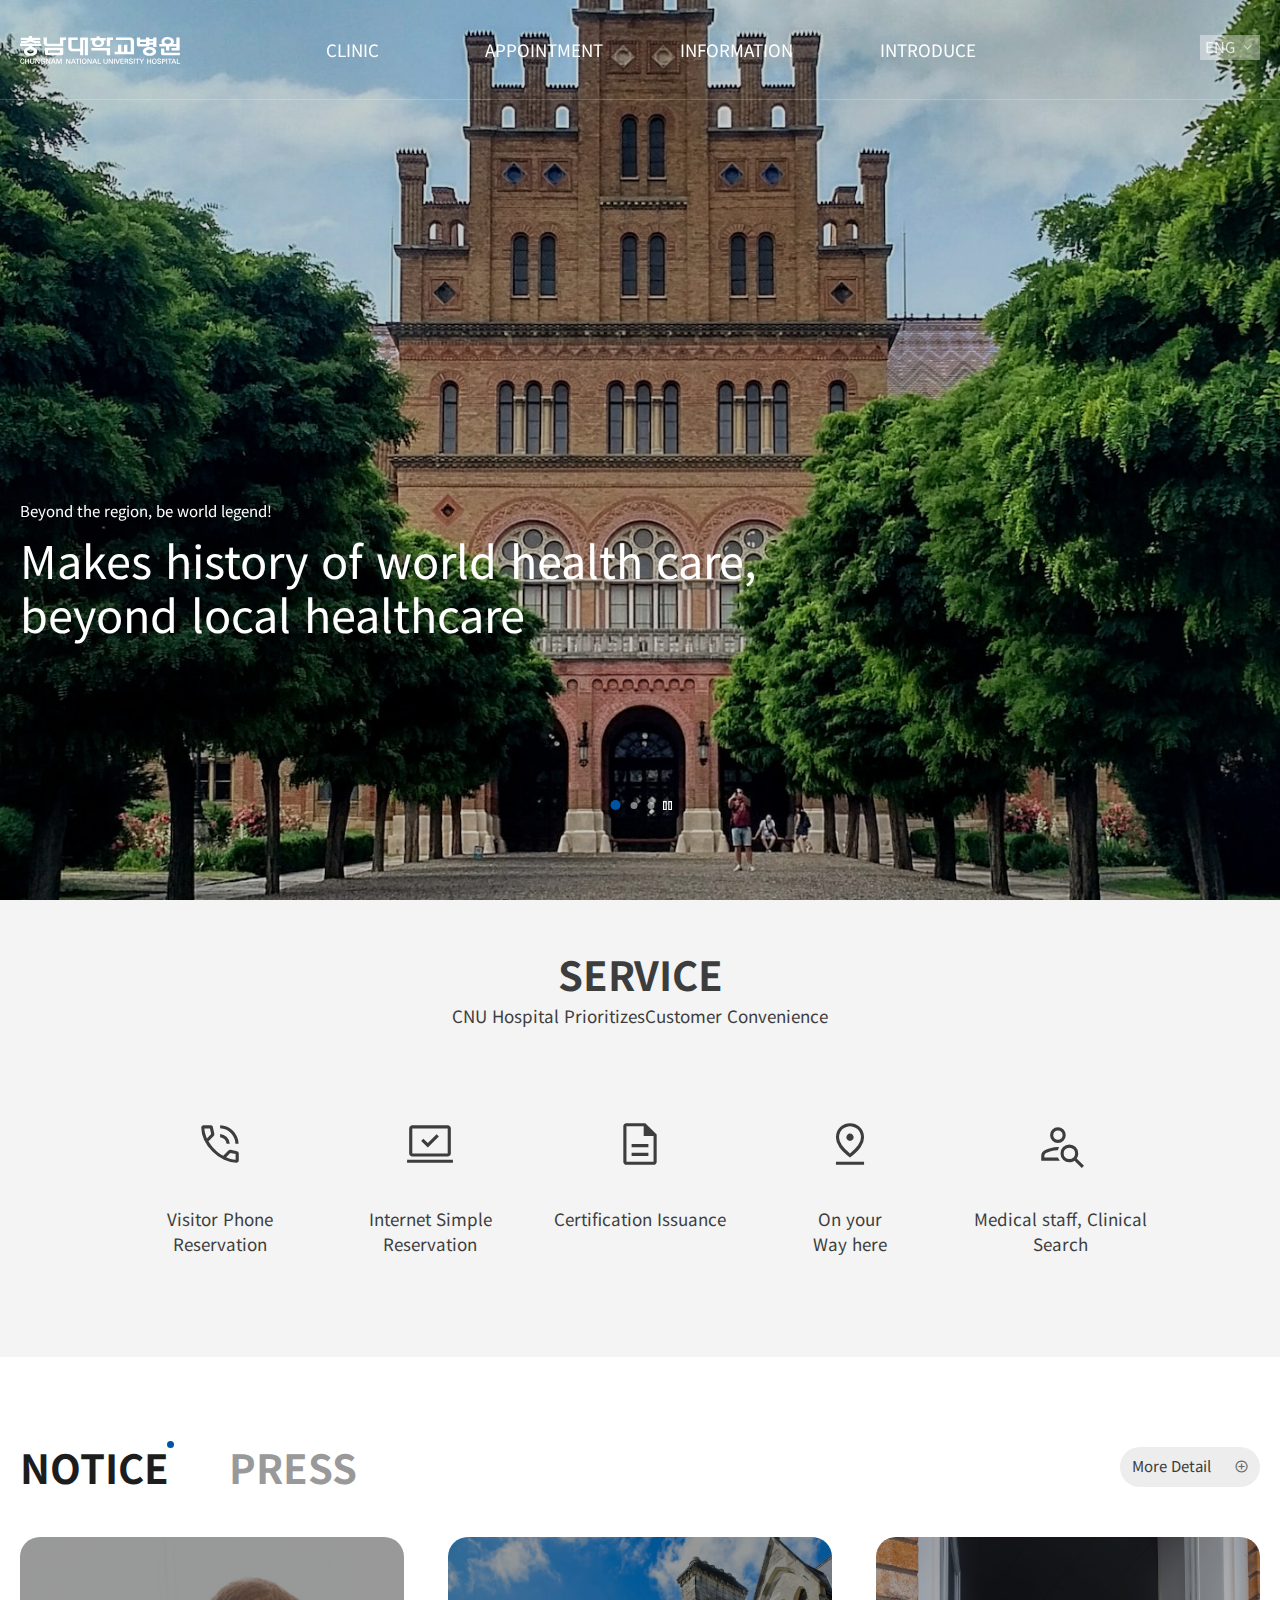
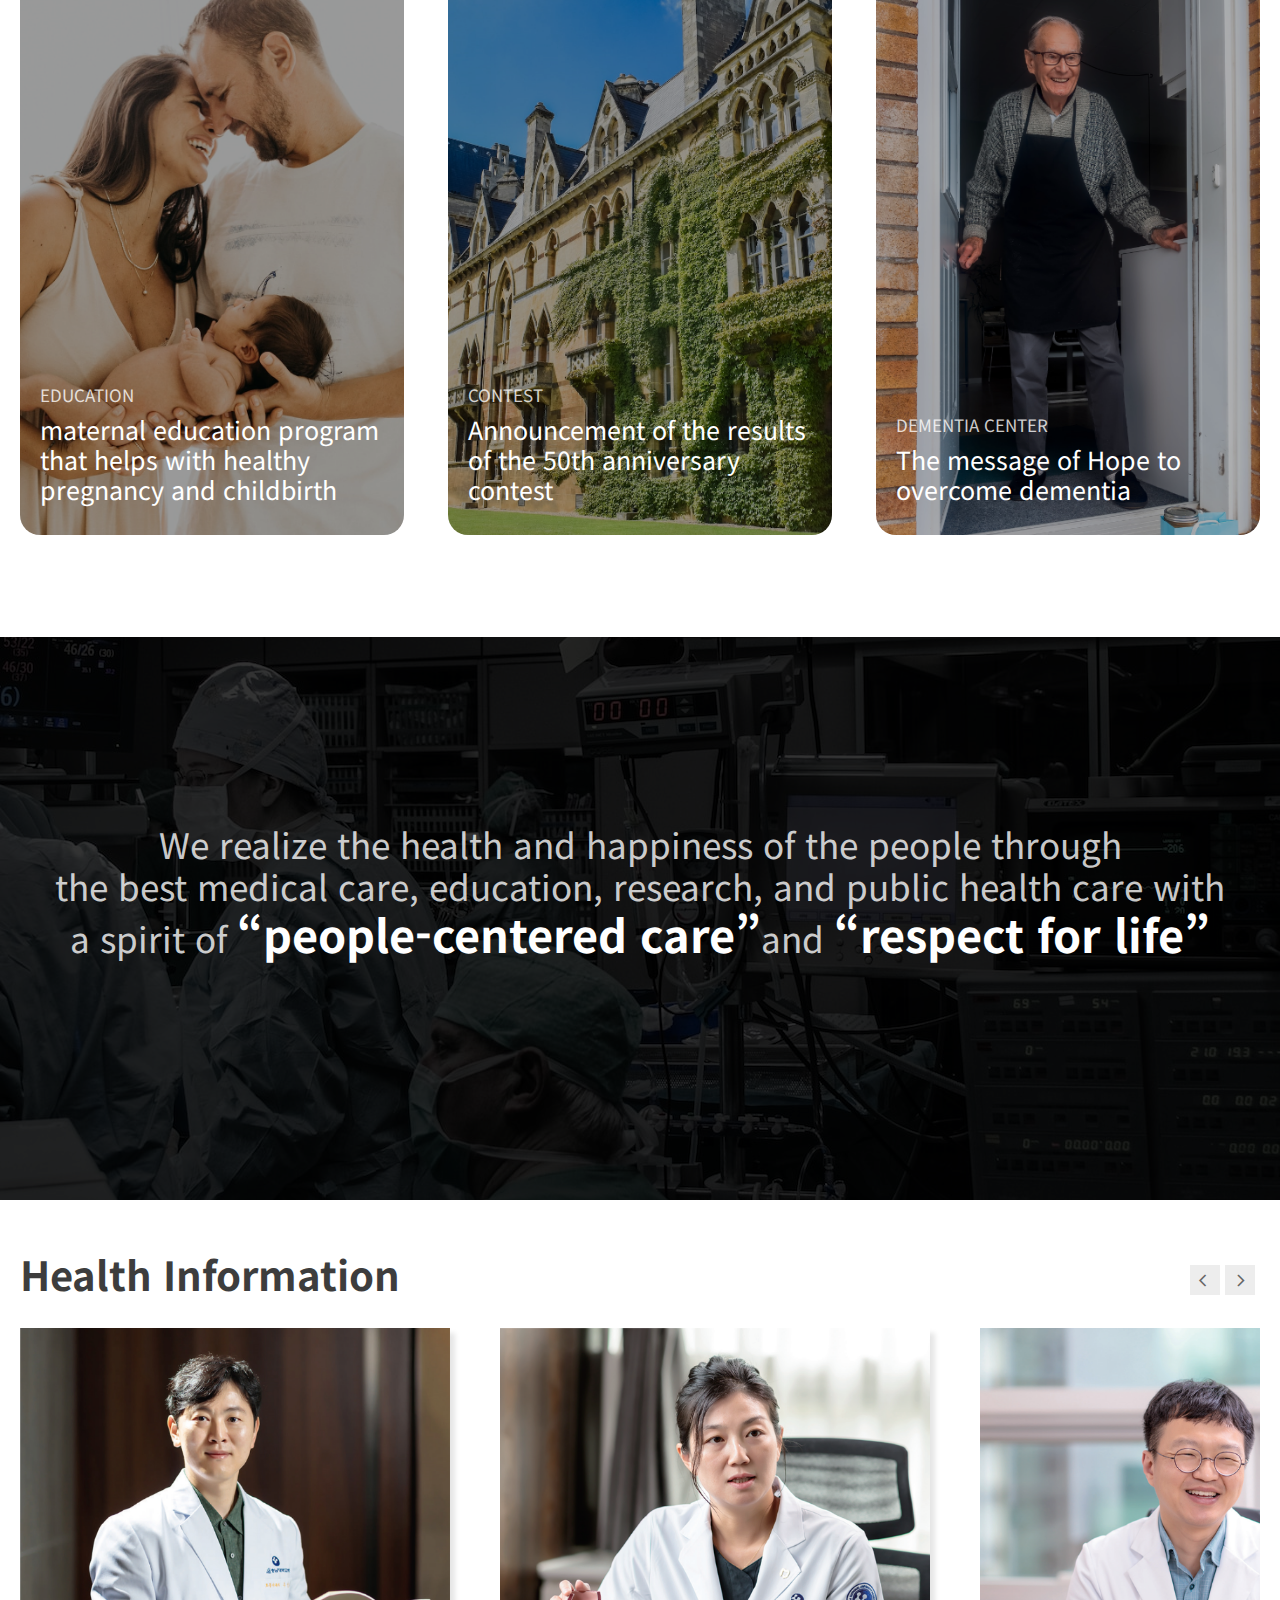
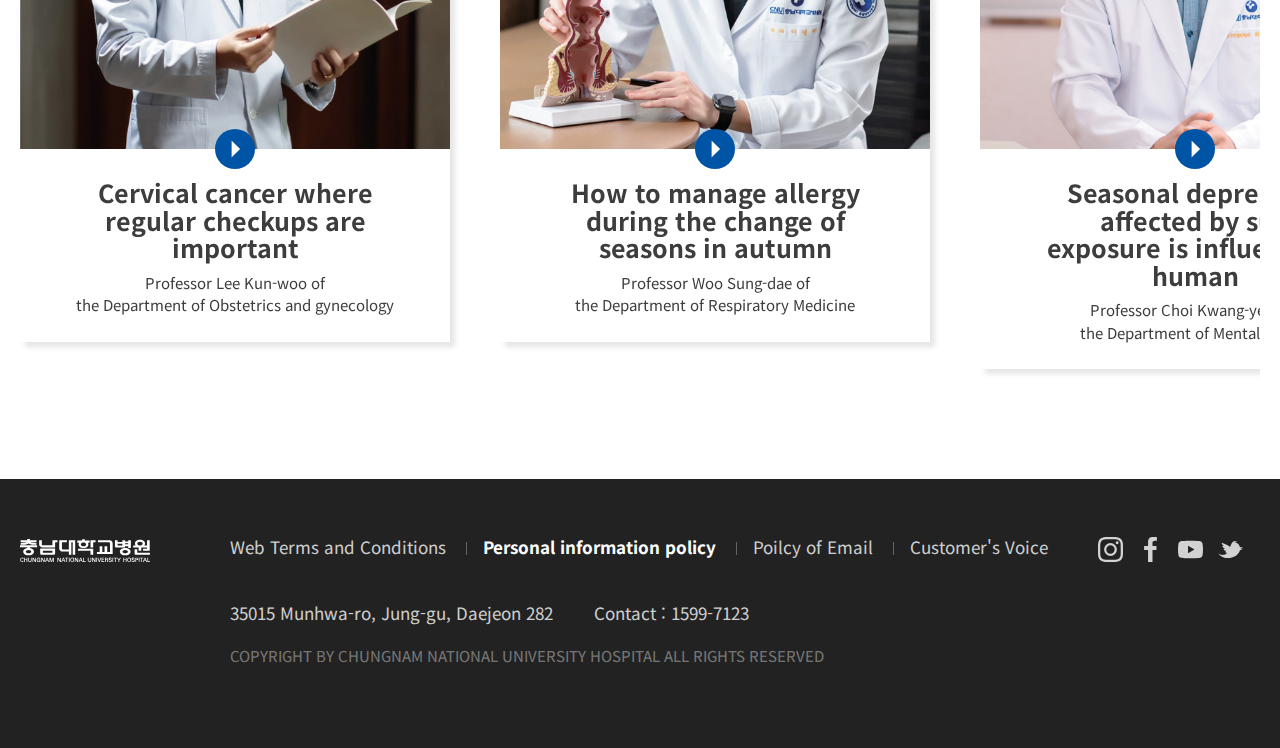
<file: cnd/index.html>
<!DOCTYPE html>
<html lang="ko">
<head>
    <meta charset="UTF-8">
    <meta http-equiv="X-UA-Compatible" content="IE=edge">
    <meta name="viewport" content="width=device-width, initial-scale=1.0">
    <link rel="shortcut icon" href="favicon.ico" type="image/x-icon">
    <script src="js/jquery-3.6.0.min.js"></script>
    <script src="https://cdn.jsdelivr.net/npm/swiper@8/swiper-bundle.min.js"></script>
    <script src="https://unpkg.com/aos@2.3.1/dist/aos.js"></script>
    <script src="js/main.js"></script>
    <script src="js/common.js"></script>
    <link rel="stylesheet" href="https://fonts.googleapis.com/css2?family=Material+Symbols+Outlined:opsz,wght,FILL,GRAD@48,300,0,0">
    <link rel="stylesheet" href="https://cdn.jsdelivr.net/npm/swiper@8/swiper-bundle.min.css">
    <link href="https://unpkg.com/aos@2.3.1/dist/aos.css" rel="stylesheet">
    <link rel="stylesheet" href="css/main.css">
    <title>CNU Hospital</title>
</head>
<body>
    <div id="wrap">
        <header class="header">
            <h1 class="logo"><a href="index.html">CNU Hospital logo</a></h1>
            <nav class="gnb">
                <button class="open" title="open menu"><i class="material-symbols-outlined">menu</i></button>
                <ul>
                    <li><a href="#n"><span>CLINIC</span></a></li>
                    <li><a href="#n"><span>APPOINTMENT</span></a></li>
                    <li><a href="#n"><span>INFORMATION</span></a></li>
                    <li><a href="#n"><span>INTRODUCE</span></a></li>
                </ul>
                <button class="close" title="close menu"><i class="material-symbols-outlined">close</i></button>
            </nav>
            <div class="lang">
                <button class="open" title="open another language site">
                    <span>ENG</span>
                    <i class="material-symbols-outlined">expand_more</i>
                </button>
                <ul>
                    <li class="active"><a href="https://www.cnuh.co.kr/eng/index.do" target="_blank" title="open new page">ENG</a></li>
                    <li><a href="https://www.cnuh.co.kr/home/index.do" target="_blank" title="open new page">KOR</a></li>
                </ul>
                <button class="close" title="close another language site">
                    <span>ENG</span>
                    <i class="material-symbols-outlined">expand_less</i>
                </button>
            </div>
        </header>
        <section class="visual">
            <h2>visual</h2>
            <div class="popup swiper">
                <ul class="swiper-wrapper">
                    <li class="swiper-slide">
                        <div class="txt">
                            <span>Beyond the region, be world legend!</span>
                            <strong>Makes history of world health care,<br> beyond local healthcare</strong>
                        </div>
                        <img src="images/main/visual1.png" alt="red block building photo">
                    </li>
                    <li class="swiper-slide">
                        <div class="txt">
                            <span>Beyond the region, be world legend!</span>
                            <strong>Global hospital leading the<br>industrialization of leading biohealth care</strong>
                        </div>
                        <img src="images/main/visual3.png" alt="lecture room photo">
                    </li>
                    <li class="swiper-slide">
                        <div class="txt">
                            <span>Beyond the region, be world legend!</span>
                            <strong>Public Hospital Offers<br>
                                he Best Patient-Centered Care</strong>
                        </div>
                        <img src="images/main/visual2.png" alt="3people smiling together photo">
                    </li>
                </ul>
                <button class="btn_prev" title="view previous popup"><i class="material-symbols-outlined">arrow_back_ios</i></button>
                <button class="btn_next" title="view next popup"><i class="material-symbols-outlined">arrow_forward_ios</i></button>
                <div class="ctrl_wrap">
                    <div class="btn_paging"></div>
                    <div class="btn_wrap">
                        <button class="btn_stop" title="pause"><i class="material-symbols-outlined">pause</i></button>
                        <button class="btn_play" title="play"><i class="material-symbols-outlined">play_arrow</i></button>
                    </div>
                </div>
            </div>
        </section>
        <section class="service">
            <div class="wrapper">
                <h2>SERVICE</h2>
                <strong>CNU Hospital Prioritizes<br class="m_yes">Customer Convenience</strong>
                <ul>
                    <li class="phone">
                        <a href="#n">
                            <i class="material-symbols-outlined">phone_in_talk</i>
                            <h3>Visitor Phone Reservation</h3>
                        </a>
                    </li>
                    <li class="internet">
                        <a href="#n">
                            <i class="material-symbols-outlined">sync_saved_locally</i>
                            <h3>Internet Simple Reservation</h3>
                        </a>
                    </li>
                    <li class="document">
                        <a href="#n">
                            <i class="material-symbols-outlined">description</i>
                            <h3>Certification Issuance</h3>
                        </a>
                    </li>
                    <li class="map">
                        <a href="#n">
                            <i class="material-symbols-outlined">pin_drop</i>
                            <h3>On your<br>Way here</h3>
                        </a>
                    </li>
                    <li class="search">
                        <a href="#n">
                            <i class="material-symbols-outlined">person_search</i>
                            <h3>Medical staff, Clinical Search</h3>
                        </a>
                    </li>
                </ul>
            </div>
        </section>
        <section class="notice">
            <div class="wrapper">
                <ul class="notice_wrap">
                    <li class="active">
                        <h2><button><span>NOTICE</span></button></h2>
                        <div class="detail">
                            <ul class="clearfix">
                                <li>
                                    <a href="#n">
                                        <div class="pic"><img src="images/main/notice1.png" alt="the couple with baby photo"></div>
                                        <div class="inner">
                                            <span>EDUCATION</span>
                                            <h3>maternal education program that helps with healthy pregnancy and childbirth</h3>
                                            <p>Professor Jeong Jin-ok said, "The latest treatment, percutaneous aortic valve replacement, has the advantage of being less likely to cause complications than thorax and faster recovery to daily life because it can insert new valves without opening the chest."</p>
                                        </div>
                                    </a>
                                </li>
                                <li>
                                    <a href="#n">
                                        <div class="pic"><img src="images/main/notice2.png" alt="building photo"></div>
                                        <div class="inner">
                                            <span>CONTEST</span>
                                            <h3>Announcement of the results of the 50th anniversary contest</h3>
                                            <p>The work will be donated and sold, and the entire proceeds from the sale will be donated to the hospital</p>
                                        </div>
                                    </a>
                                </li>
                                <li>
                                    <a href="#n">
                                        <div class="pic"><img src="images/main/notice3.png" alt="old man photo"></div>
                                        <div class="inner">
                                            <span>DEMENTIA CENTER</span>
                                            <h3>The message of Hope to overcome dementia</h3>
                                            <p>The message of hope for overcoming dementia with the Daejeon Metropolitan Dementia Center, it's not difficult if we're all together</p>
                                        </div>
                                    </a>
                                </li>
                            </ul>
                        </div>
                        <a href="#n" class="more">
                            <span>More Detail</span>
                            <i class="material-symbols-outlined">add_circle</i>
                        </a>
                    </li>
                    <li>
                        <h2><button><span>PRESS</span></button></h2>
                        <div class="detail">
                            <ul>
                                <li>
                                    <a href="#n">
                                        <div class="pic"><img src="images/main/notice4.png" alt="the center building using medical data photo"></div>
                                        <div class="inner">
                                            <span>CENTER</span>
                                            <h3>Selection of a support project for establishing a medical data safety utilization center</h3>
                                            <p>It was selected as the only institution in the central region to support the establishment of a medical data safety utilization center in 2022 organized by the Ministry of Health and Welfare.</p>
                                        </div>
                                    </a>
                                </li>
                                <li>
                                    <a href="#n">
                                        <div class="pic"><img src="images/main/notice5.png" alt="business agreement photo"></div>
                                        <div class="inner">
                                            <span>AGREEMENT</span>
                                            <h3>Transparency Korea has signed an anti-corruption and integrity business agreement</h3>
                                            <p>Through this agreement, it plans to establish an organic anti-corruption cooperation system, create management transparency, social value, spread a culture of integrity, and promote mutual cooperation.</p>
                                        </div>
                                    </a>
                                </li>
                                <li>
                                    <a href="#n">
                                        <div class="pic"><img src="images/main/notice6.png" alt="university baseball supporters and students photo"></div>
                                        <div class="inner">
                                            <span>UNIVERSITY</span>
                                            <h3>CNU university student supporters home run with learning mentors</h3>
                                            <p>College student baseball supporters and students' public health and medical business group (director Na Ki-ryang/professor of kidney medicine) held a "Home Run Together" baseball viewing cultural experience with CNUH college student learning mentors at Hanwha Life Eagles Park in Daejeon on September 20 (Tue).</p>
                                        </div>
                                    </a>
                                </li>
                            </ul>
                        </div>
                        <a href="#n" class="more">
                            <span>More Detail</span>
                            <i class="material-symbols-outlined">add_circle</i>
                        </a>
                    </li>
                </ul>
            </div>
        </section>
        <section class="slogan">
            <div class="wrapper">
                <div class="inner">
                    <h2><strong>We realize the health and happiness of the people through<br class="m_no"> the best medical care, education, research, and public health care with<br class="m_no">a spirit of <span>“people-centered care”</span>and <span>“respect for life”</span></strong>
                        </h2>
                </div>
            </div>
        </section>
        <section class="health">
            <div class="wrapper cnt_wrap">
                <div class="tit clearfix">
                    <h2>Health Information</h2>
                    <div class="btn">
                        <button class="btn_prev">
                            <span>view previous popup</span>
                            <i class="material-symbols-outlined">arrow_back_ios</i>
                        </button>
                        <button class="btn_next">
                            <span>view next popup</span>
                            <i class="material-symbols-outlined">arrow_forward_ios</i>
                        </button>
                    </div>
                </div>
                <div class="list swiper">
                    <ul class="swiper-wrapper">
                        <li class="swiper-slide">
                            <a href="#n">
                                <div class="pic"><img src="images/main/health1.png" alt="professor of obstetrics and gynecology photo"></div>
                                <div class="play_ico"><i class="material-symbols-outlined">arrow_right</i></div>
                                <h3>Cervical cancer where regular checkups are important</h3>
                                <p>Professor Lee Kun-woo of <br>the Department of Obstetrics and gynecology</p>
                            </a>
                        </li>
                        <li class="swiper-slide">
                            <a href="#n">
                                <div class="pic"><img src="images/main/health2.png" alt="professor of respiratory medicine photo"></div>
                                <div class="play_ico"><i class="material-symbols-outlined">arrow_right</i></div>
                                <h3>How to manage allergy during the change of seasons in autumn</h3>
                                <p>Professor Woo Sung-dae of <br>the Department of Respiratory Medicine</p>
                            </a>
                        </li>
                        <li class="swiper-slide">
                            <a href="#n">
                                <div class="pic"><img src="images/main/health3.png" alt="professor of Mental Health department photo"></div>
                                <div class="play_ico"><i class="material-symbols-outlined">arrow_right</i></div>
                                <h3>Seasonal depression affected by sun exposure is influence to human</h3>
                                <p>Professor Choi Kwang-yeon of<br>the Department of Mental Health</p>
                            </a>
                        </li>
                        <li class="swiper-slide">
                            <a href="#n">
                                <div class="pic"><img src="images/main/health4.png" alt="professor of Surgical department photo"></div>
                                <div class="play_ico"><i class="material-symbols-outlined">arrow_right</i></div>
                                <h3>surgical treatment of colorectal cancer by stage</h3>
                                <p>Professor Lee Kyung-ha of<br>Surgery</p>
                            </a>
                        </li>
                        <li class="swiper-slide">
                            <a href="#n">
                                <div class="pic"><img src="images/main/health5.png" alt="professor of urology department photo"></div>
                                <div class="play_ico"><i class="material-symbols-outlined">arrow_right</i></div>
                                <h3>The shadow of life slowly approaching Men's menopause</h3>
                                <p>Professor Yang Seung-woo of <br>Urology</p>
                            </a>
                        </li>
                    </ul>
                </div>
            </div>
        </section>
        <footer class="footer">
            <div class="wrapper clearfix">
                <div class="sns">
                    <ul>
                        <li><a href="https://www.instagram.com/cnuh_01" target="_blank" title="open new page"><img src="images/common/insta_ico.svg" alt="CNU hospital insta logo"></a></li>
                        <li><a href="https://www.facebook.com/cnuh01" target="_blank" title="open new page"><img src="images/common/face_ico.svg" alt="CNU hospital facebook logo"></a></li>
                        <li><a href="https://www.youtube.com/channel/UCUdfvI1KzH1i-0gvhXzEHTA" target="_blank" title="open new page"><img src="images/common/youtube_ico.svg" alt="CNU hospital youtube logo"></a></li>
                        <li><a href="https://twitter.com/cnuh01" target="_blank" title="open new page"><img src="images/common/twit_ico.svg" alt="CNU hospital twitter logo"></a></li>
                    </ul>
                </div>
                <div class="f_logo"><img src="images/common/logo.svg" alt="CNU Hospital logo"></div>
                <div class="inner">
                    <ul class="f_nav clearfix">
                        <li><a href="#n">Web Terms and Conditions</a></li>
                        <li class="privacy"><a href="#n">Personal information policy</a></li>
                        <li><a href="#n">Poilcy of Email</a></li>
                        <li><a href="#n">Customer's Voice</a></li>
                    </ul>
                    <div class="f_info">
                        <span>35015 Munhwa-ro, Jung-gu, Daejeon 282</span>
                        <span>Contact : 1599-7123 </span>
                    </div>
                    <div class="copyright">COPYRIGHT BY CHUNGNAM NATIONAL UNIVERSITY HOSPITAL ALL RIGHTS RESERVED</div>
                </div>
            </div>
        </footer>
    </div>
</body>
</html>
</file>
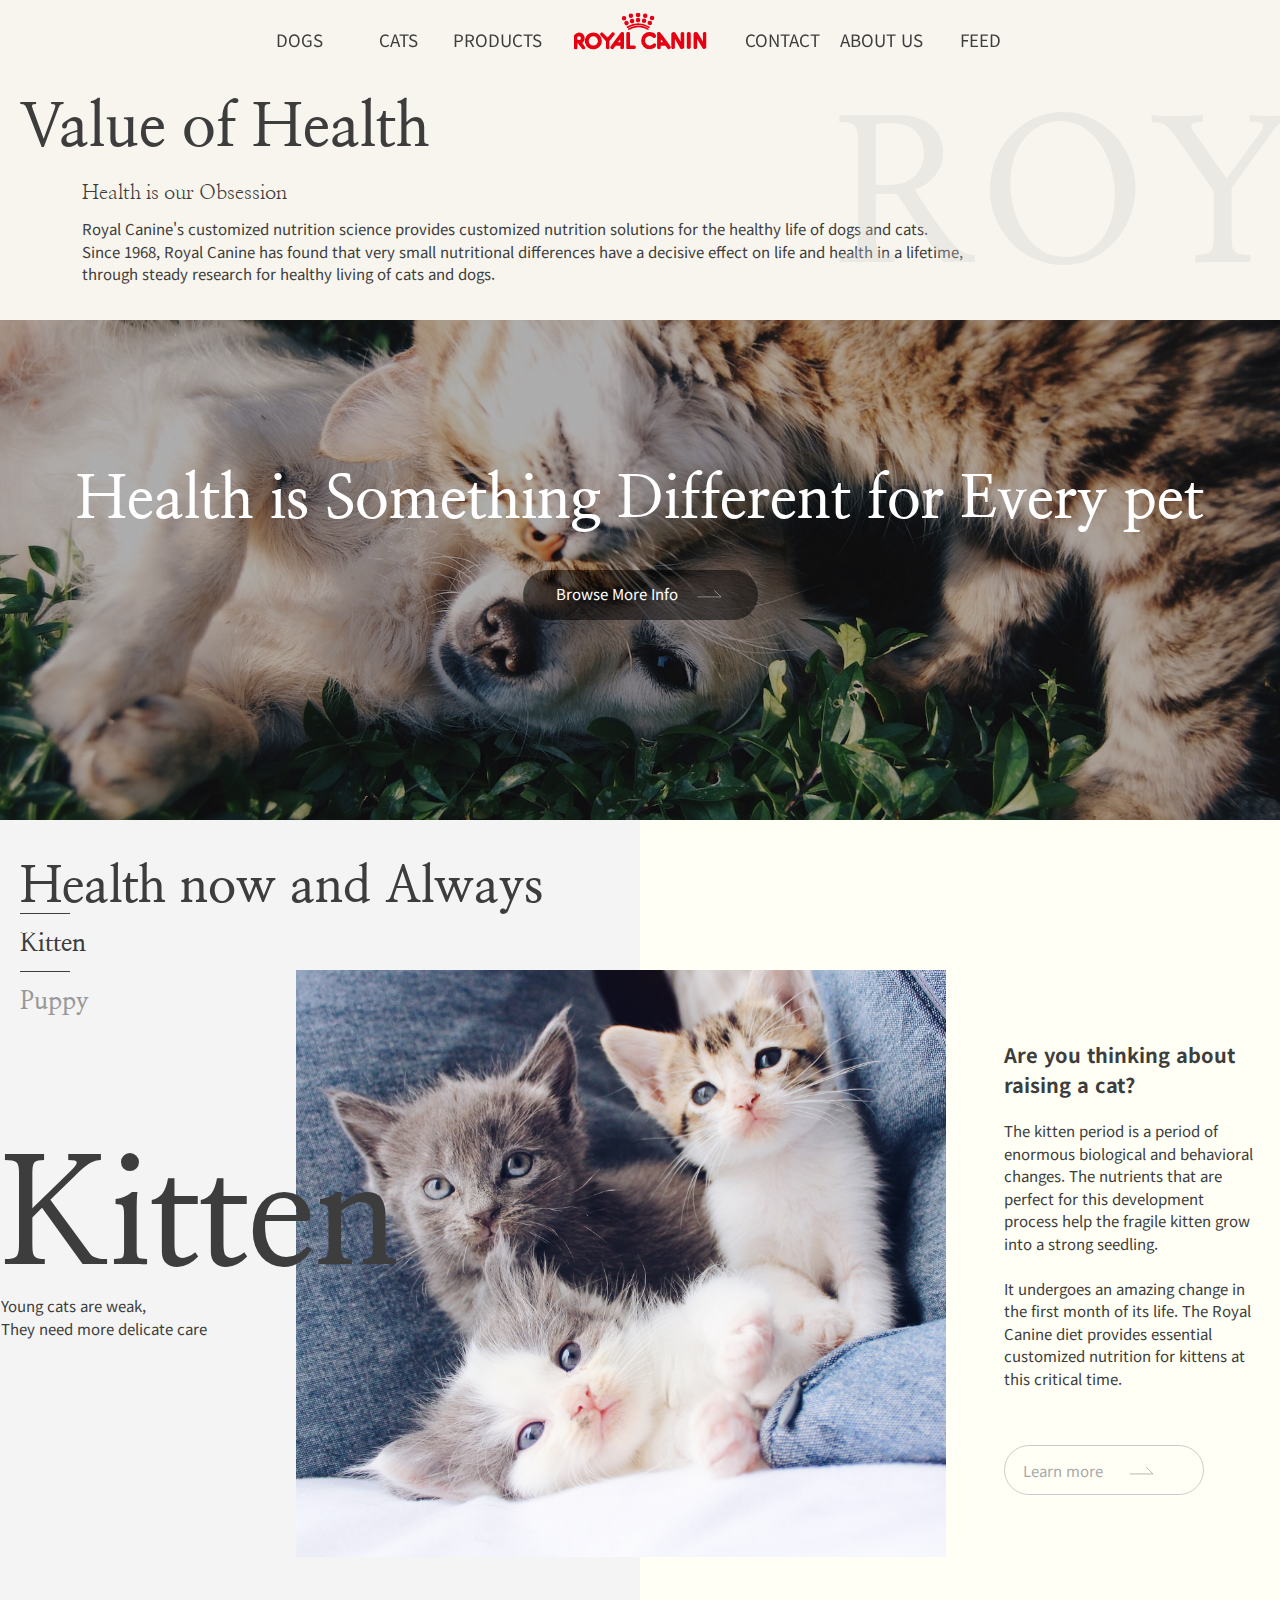
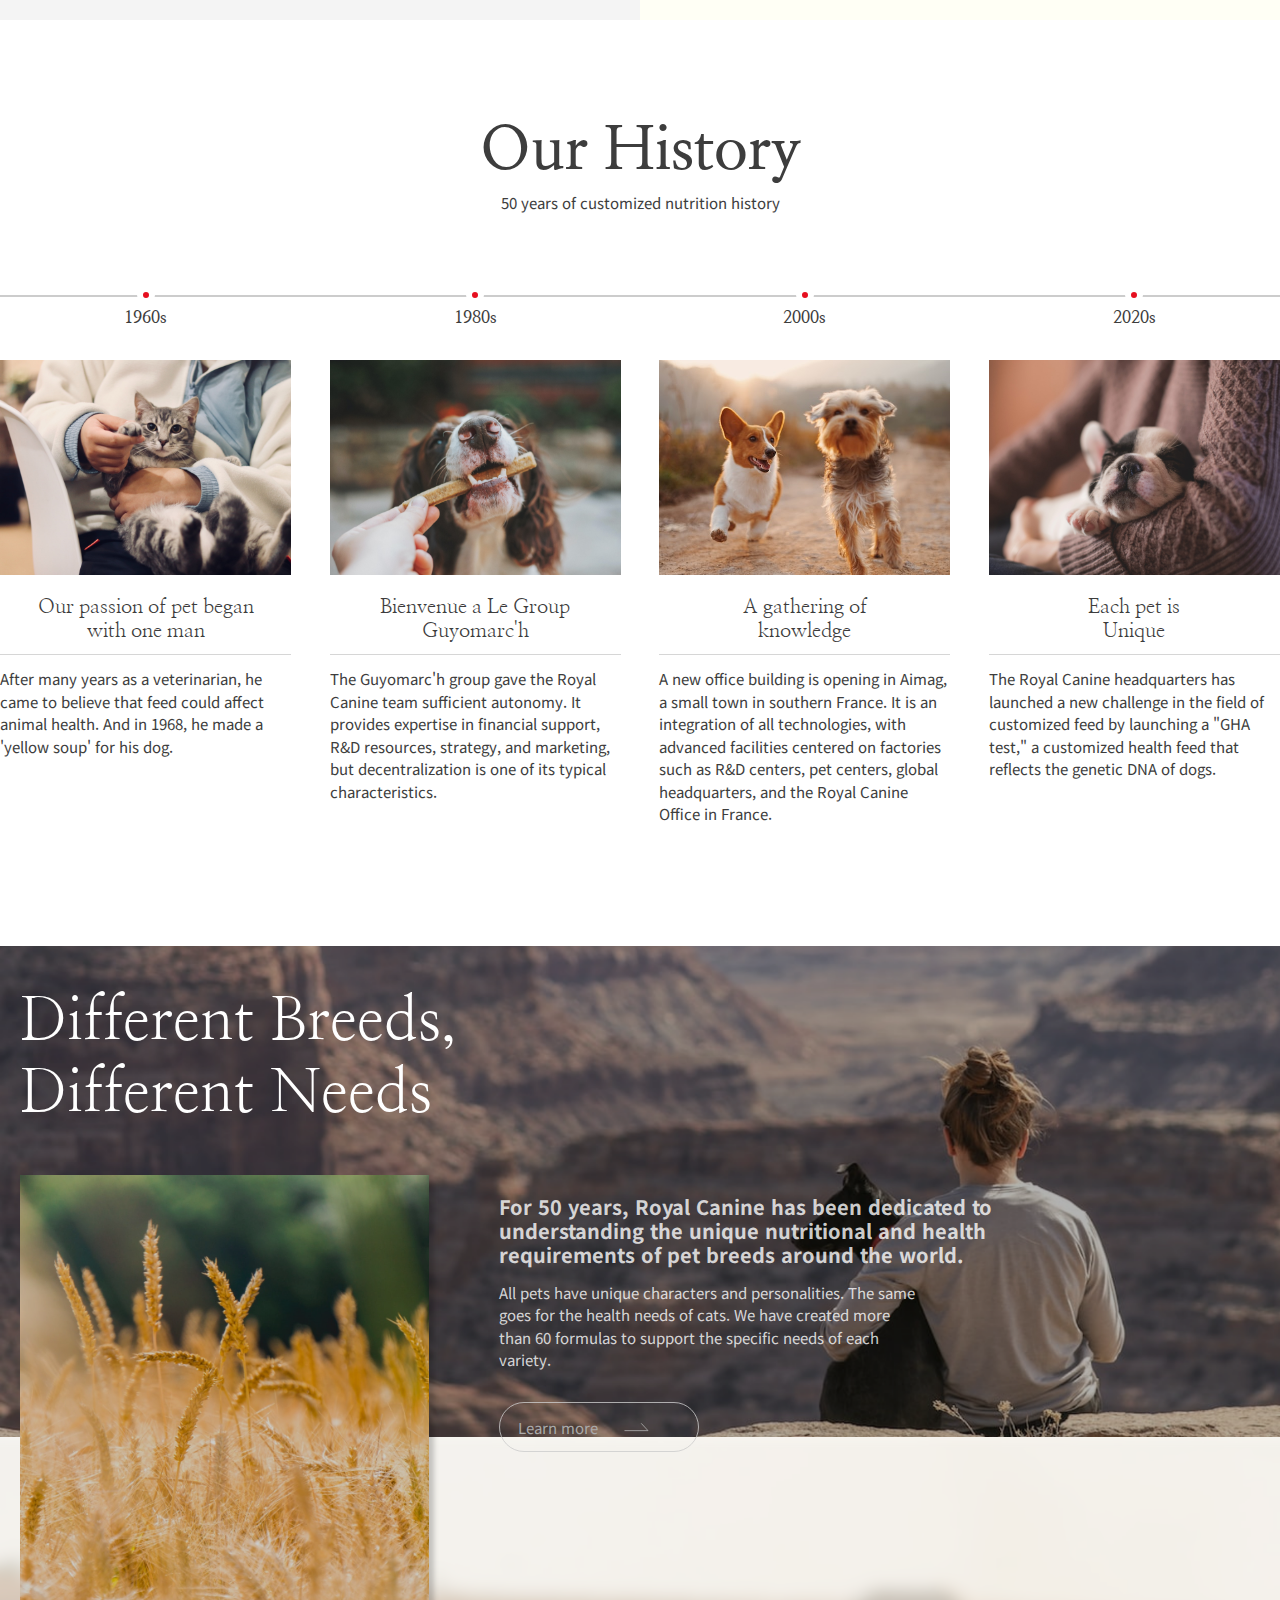
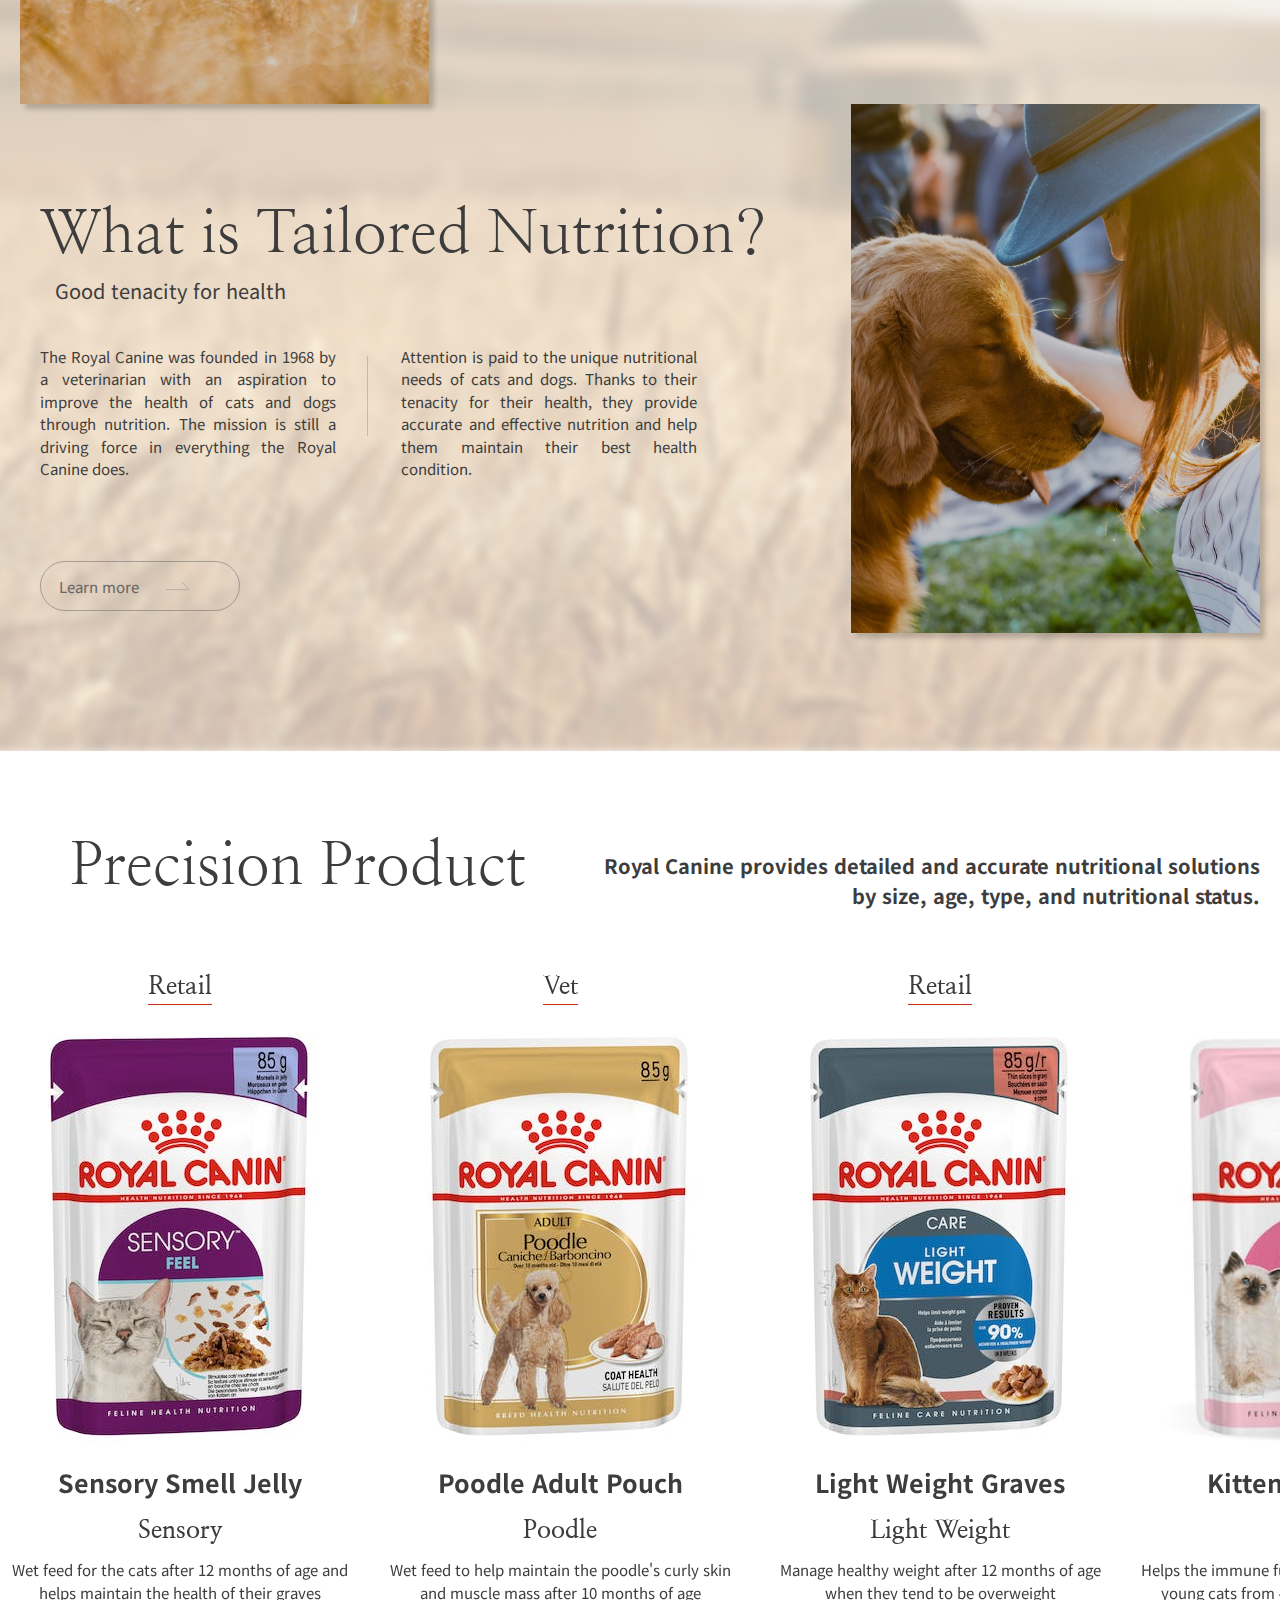
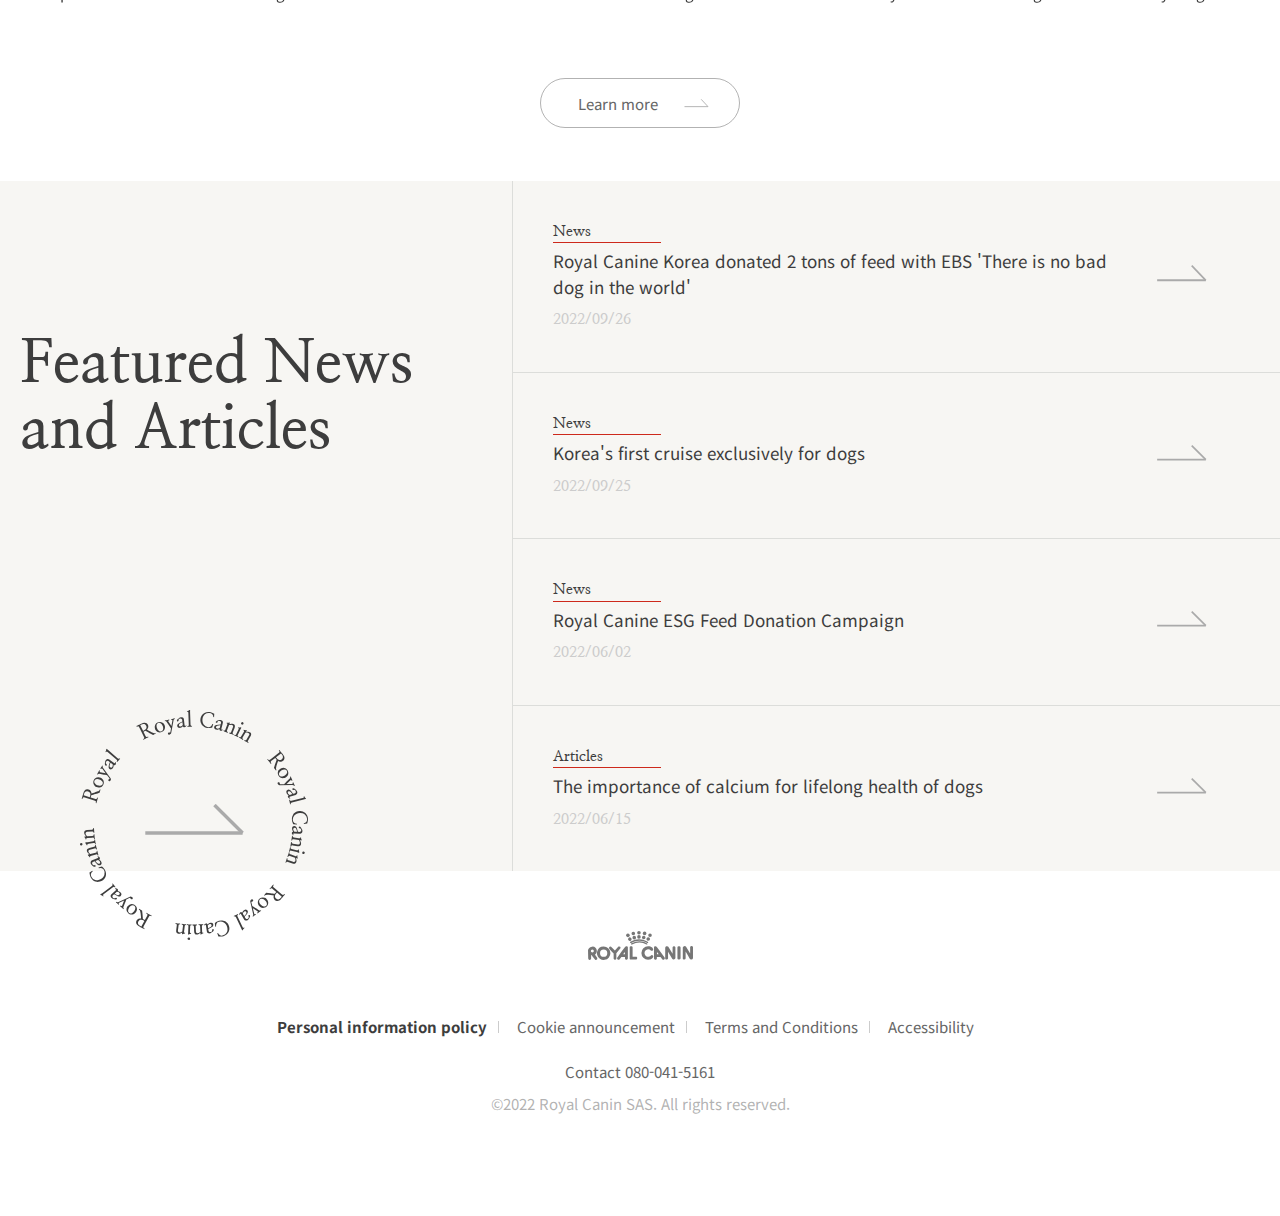
<file: royalcanin/index.html>
<!DOCTYPE html>
<html lang="ko">
<head>
    <meta charset="UTF-8">
    <meta http-equiv="X-UA-Compatible" content="IE=edge">
    <meta name="viewport" content="width=device-width, initial-scale=1.0">
    <link rel="shortcut icon" href="favicon.ico" type="image/x-icon">
    <script src="js/jquery-3.6.0.min.js"></script>
    <script src="https://cdn.jsdelivr.net/npm/swiper@8/swiper-bundle.min.js"></script>
    <script src="https://unpkg.com/aos@2.3.1/dist/aos.js"></script>
    <script src="js/main.js"></script>
    <script src="js/common.js"></script>
    <link rel="stylesheet" href="https://cdn.jsdelivr.net/npm/swiper@8/swiper-bundle.min.css">
    <link href="https://unpkg.com/aos@2.3.1/dist/aos.css" rel="stylesheet">
    <link rel="stylesheet" href="css/main.css">
    <title>Royal Canin</title>
</head>
<body>
    <div id="wrap">
        <header class="header">
            <div class="wrapper container">
                <div class="header_info">
                    <h1 class="logo"><a href="index.html"><img src="images/common/logo.svg" alt="ROYAL CANIN SITE LOGO"></a></h1>
                    <button class="site_menu"><img src="images/common/menu_ico.svg" alt="mobile menu open button"></button>
                    <nav class="site_nav">
                        <ul>
                            <li><a href="#n">DOGS</a></li>
                            <li><a href="#n">CATS</a></li>
                            <li><a href="#n">PRODUCTS</a></li>
                            <li><a href="#n">CONTACT</a></li>
                            <li><a href="#n">ABOUT US</a></li>
                            <li><a href="#n">FEED</a></li>
                        </ul>
                    </nav>
                    <button class="site_search"><img src="images/common/menu_search.svg" alt="mobile search button"></button>
                </div>
            </div>
        </header>
        <section class="primary_visual">
            <div class="wrapper">
                <h2>Value of Health</h2>
                <div class="inner">
                    <h3>Health is our Obsession</h3>
                    <p>Royal Canine's customized nutrition science provides customized nutrition solutions for the healthy life of dogs and cats.<br class="m_no">
                        <span>Since 1968, Royal Canine has found that very small nutritional differences have a decisive effect on life and health in a lifetime,<br>through steady research for healthy living of cats and dogs.</span></p>
                </div>
            </div>
            <div class="back_txt">ROYAL CANINE</div>
        </section>
        <section class="secondary_visual">
            <div class="wrapper">
                <div class="inner">
                    <h2>Health is Something Different for Every pet</h2>
                    <div class="more">
                        <a href="#n">
                            <span>Browse More Info</span>
                            <img src="images/main/arrow_ico_w.svg" alt="arrow icon image">
                        </a>
                    </div>
                </div>
            </div>
        </section>
        <section class="health">
            <div class="wrapper">
                <h2>Health now and Always</h2>
                <ul class="health_wrap">
                    <li class="active">
                        <h3><button>Kitten</button></h3>
                        <div class="detail kitten">
                            <div class="colgroup1">
                                <h4>Kitten</h4>
                                <p>Young cats are weak,<br>They need more delicate care</p>
                            </div>
                            <div class="colgroup2">
                                <h4>Are you thinking about raising a cat?</h4>
                                <p>The kitten period is a period of enormous biological and behavioral changes. The nutrients that are perfect for this development process help the fragile kitten grow into a strong seedling.<br><br>

                                    It undergoes an amazing change in the first month of its life. The Royal Canine diet provides essential customized nutrition for kittens at this critical time.</p>
                                <a href="#n" class="more">
                                    <span>Learn more</span>
                                    <img src="images/main/arrow_ico_gray.svg" alt="arrow icon image">
                                </a>
                            </div>
                        </div>
                    </li>
                    <li>
                        <h3><button>Puppy</button></h3>
                        <div class="detail puppy">
                            <div class="colgroup1">
                                <h4>Puppy</h4>
                                <p>Young dogs are weak,<br>They need more delicate care</p>
                            </div>
                            <div class="colgroup2">
                                <h4>Are you thinking about raising a dog?</h4>
                                <p>Puppy period is a period when biological and behavioral changes occur significantly. The nutrients that are perfect for this development process help fragile and young dogs grow into strong adult dogs.<br><br>

                                    Dogs undergo amazing changes during the first month of their lives. The Royal Canine diet provides the nutrients that dogs need at this critical time.</p>
                                <a href="#n" class="more">
                                    <span>Learn more</span>
                                    <img src="images/main/arrow_ico_gray.svg" alt="arrow icon image">
                                </a>
                            </div>
                        </div>
                    </li>
                </ul>
            </div>
        </section>
        <section class="history">
            <div class="cnt_wrap">
                <div class="circle"></div>
            </div>
            <h2>Our History</h2>
            <p>50 years of customized nutrition history</p>
            <div class="content_wrap">
                <ul>
                    <li>
                        <div class="year">1960s</div>
                        <div class="pic"><img src="images/main/history1.png" alt=""></div>
                        <h3>Our passion of pet began<br class="m_no">with one man</h3>
                        <p class="explain_pc">After many years as a veterinarian, he came to believe that feed could affect animal health. And in 1968, he made a 'yellow soup' for his dog.</p>
                        <p class="explain_m">The Royal Canine begins with an one veterinarian's idea</p>
                    </li>
                    <li>
                        <div class="year">1980s</div>
                        <div class="pic"><img src="images/main/history2.png" alt=""></div>
                        <h3>Bienvenue a Le Group<br class="m_no">Guyomarc'h</h3>
                        <p class="explain_pc">The Guyomarc'h group gave the Royal Canine team sufficient autonomy. It provides expertise in financial support, R&D resources, strategy, and marketing, but decentralization is one of its typical characteristics.</p>
                        <p class="explain_m">The merger with Guyomarc'h Group is expanding around the world wide</p>
                    </li>
                    <li>
                        <div class="year">2000s</div>
                        <div class="pic"><img src="images/main/history3.png" alt=""></div>
                        <h3>A gathering of<br class="m_no">knowledge</h3>
                        <p class="explain_pc">A new office building is opening in Aimag, a small town in southern France. It is an integration of all technologies, with advanced facilities centered on factories such as R&D centers, pet centers, global headquarters, and the Royal Canine Office in France.</p>
                        <p class="explain_m">A new office will open in Aimag, a small town in southern France</p>
                    </li>
                    <li>
                        <div class="year">2020s</div>
                        <div class="pic"><img src="images/main/history4.png" alt=""></div>
                        <h3>Each pet is<br class="m_no">Unique</h3>
                        <p class="explain_pc">The Royal Canine headquarters has launched a new challenge in the field of customized feed by launching a "GHA test," a customized health feed that reflects the genetic DNA of dogs.</p>
                        <p class="explain_m">Pets are different.Let's start the customized dog food challenge</p>
                    </li>
                </ul>
            </div>
        </section>
        <section class="breed">
            <div class="wrapper">
                <h2>Different Breeds,<br>
                    Different Needs</h2>
                <div class="primary_cnt clearfix">
                    <div class="pic"><img src="images/main/breed1.png" alt=""></div>
                    <div class="txt">
                        <h3>For 50 years, Royal Canine has been dedicated to understanding the unique nutritional and health requirements of pet breeds around the world.</h3>
                        <p>All pets have unique characters and personalities. The same goes for the health needs of cats. We have created more than 60 formulas to support the specific needs of each variety.</p>
                        <a href="#n" class="more">
                            <span>Learn more</span>
                            <img src="images/main/arrow_ico_gray.svg" alt="arrow icon image">
                        </a>
                    </div>
                </div>
                <div class="secondary_cnt clearfix">
                    <div class="txt">
                        <div class="tit">
                            <h3>What is Tailored Nutrition?</h3>
                            <p>Good tenacity for health</p>
                        </div>
                        <div class="txt_inner clearfix">
                            <div class="cnt1">The Royal Canine was founded in 1968 by a veterinarian with an aspiration to improve the health of cats and dogs through nutrition. The mission is still a driving force in everything the Royal Canine does.</div>
                            <div class="cnt2">Attention is paid to the unique nutritional needs of cats and dogs. Thanks to their tenacity for their health, they provide accurate and effective nutrition and help them maintain their best health condition.</div>
                        </div>
                        <a href="#n" class="more">
                            <span>Learn more</span>
                            <img src="images/main/arrow_ico_gray.svg" alt="arrow icon image">
                        </a>
                    </div>
                    <div class="pic"><img src="images/main/breed2.png" alt=""></div>
                </div>
            </div>
        </section>
        <section class="product">
            <div class="tit">
                <div class="wrapper">
                    <h2>Precision Product</h2>
                    <p class="sub_tit">Royal Canine provides detailed and accurate nutritional solutions<br>by size, age, type, and nutritional status.</p>
                </div>
            </div>
            <div class="list swiper">
                <ul class="swiper-wrapper">
                    <li class="swiper-slide">
                        <a href="#n">
                            <span class="category">Retail</span>
                            <div class="pic"><img src="images/main/product1.png" alt="royal canin sensory feel jelly product photo"></div>
                            <strong>Sensory Smell Jelly</strong>
                            <span class="eng_name">Sensory</span>
                            <span class="explain">Wet feed for the cats after 12 months of age and helps maintain the health of their graves</span>
                        </a>
                    </li>
                    <li class="swiper-slide">
                        <a href="#n">
                            <span class="category">Vet</span>
                            <div class="pic"><img src="images/main/product2.png" alt="royal canin adult poodle pouch coat health product photo"></div>
                            <strong>Poodle Adult Pouch</strong>
                            <span class="eng_name">Poodle</span>
                            <span class="explain">Wet feed to help maintain the poodle's curly skin and muscle mass after 10 months of age</span>
                        </a>
                    </li>
                    <li class="swiper-slide">
                        <a href="#n">
                            <span class="category">Retail</span>
                            <div class="pic"><img src="images/main/product3.png" alt="royal canin care light weight gravy product photo"></div>
                            <strong>Light Weight Graves</strong>
                            <span class="eng_name">Light Weight</span>
                            <span class="explain">Manage healthy weight after 12 months of age when they tend to be overweight</span>
                        </a>
                    </li>
                    <li class="swiper-slide">
                        <a href="#n">
                            <span class="category">Retail</span>
                            <div class="pic"><img src="images/main/product4.png" alt="royal canin kitten pouch jelly product photo"></div>
                            <strong>Kitten Pouch Jelly</strong>
                            <span class="eng_name">Kitten</span>
                            <span class="explain">Helps the immune function and digestive system of young cats from 4months to 12months of age</span>
                        </a>
                    </li>
                    <li class="swiper-slide">
                        <a href="#n">
                            <span class="category">Vet</span>
                            <div class="pic"><img src="images/main/product5.png" alt="royal canin digestive care all size product photo"></div>
                            <strong>Digestive Care</strong>
                            <span class="eng_name">Digestive</span>
                            <span class="explain">Small dog after 10 months of age that requires healthy stool management</span>
                        </a>
                    </li>
                </ul>
            </div>
            <div class="more">
                <div class="more_inner">
                    <a href="#n">
                        <span>Learn more</span>
                        <img src="images/main/arrow_ico_gray.svg" alt="arrow icon image">
                    </a>
                </div>
            </div>
        </section>
        <section class="news">
            <h2>News</h2>
            <div class="news_wrap">
                <div class="news_left">
                    <div class="news_header">Featured News<br>and Articles</div>
                    <div class="news_direct">
                        <div class="direct_cover"><img src="images/main/direct_circle.svg" alt="royal canin circle image"></div>
                        <a href="#n">
                            <img class="direct_arrow" src="images/main/arrow_ico_gray.svg" alt="gray color arrow image">
                        </a>
                    </div>
                </div>
                <ul class="news_right">
                    <li>
                        <a href="#n" class="cnt_box">
                            <div class="cnt">
                                <span class="catergory">News</span>
                                <strong class="sub">Royal Canine Korea donated 2 tons of feed with EBS 'There is no bad dog in the world'</strong>
                                <span class="date">2022/09/26</span>
                            </div>
                            <div class="ico_pic"><img src="images/main/arrow_ico_gray.svg" alt="right arrow image"></div>
                        </a>
                    </li>
                    <li>
                        <a href="#n" class="cnt_box">
                            <div class="cnt">
                                <span class="catergory">News</span>
                                <strong class="sub">Korea's first cruise exclusively for dogs</strong>
                                <span class="date">2022/09/25</span>
                            </div>
                            <div class="ico_pic"><img src="images/main/arrow_ico_gray.svg" alt="right arrow image"></div>
                        </a>
                    </li>
                    <li>
                        <a href="#n" class="cnt_box">
                            <div class="cnt">
                                <span class="catergory">News</span>
                                <strong class="sub">Royal Canine ESG Feed Donation Campaign</strong>
                                <span class="date">2022/06/02</span>
                            </div>
                            <div class="ico_pic"><img src="images/main/arrow_ico_gray.svg" alt="right arrow image"></div>
                        </a>
                    </li>
                    <li>
                        <a href="#n" class="cnt_box">
                            <div class="cnt">
                                <span class="catergory">Articles</span>
                                <strong class="sub">The importance of calcium for lifelong health of dogs</strong>
                                <span class="date">2022/06/15</span>
                            </div>
                            <div class="ico_pic"><img src="images/main/arrow_ico_gray.svg" alt="right arrow image"></div>
                        </a>
                    </li>
                </ul>
            </div>
        </section>
        <footer class="footer">
            <div class="wrapper">
                <div class="f_logo"><img src="images/common/logo_b.svg" alt="royal canin 로고"></div>
                <div class="inner">
                    <ul class="f_nav clearfix">
                        <li class="privacy"><a href="#n">Personal information policy</a></li>
                        <li><a href="#n">Cookie announcement</a></li>
                        <li><a href="#n">Terms and Conditions</a></li>
                        <li><a href="#n">Accessibility</a></li>
                    </ul>
                    <div class="f_info"><span>Contact 080-041-5161</span></div>
                    <div class="copyright">©2022 Royal Canin SAS. All rights reserved.</div>
                </div>
            </div>
        </footer>
    </div>
</body>
</html>
</file>
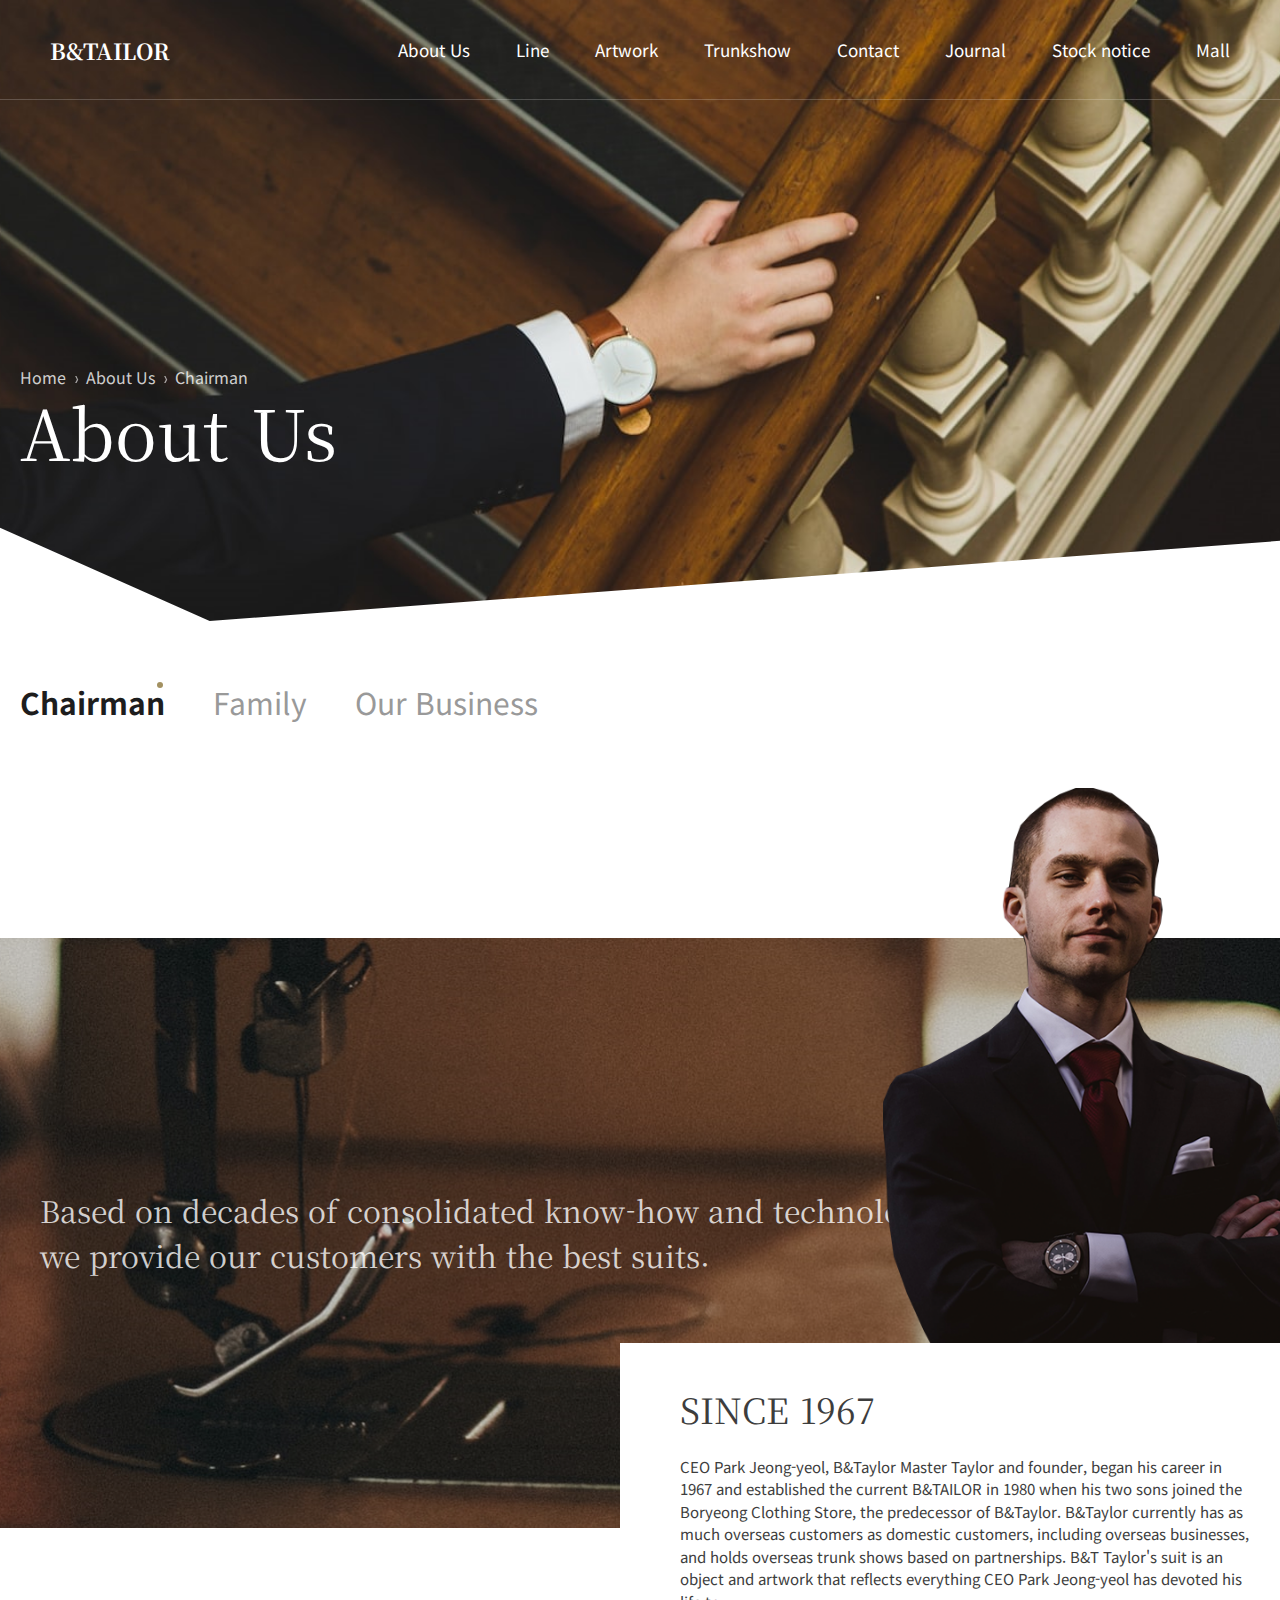
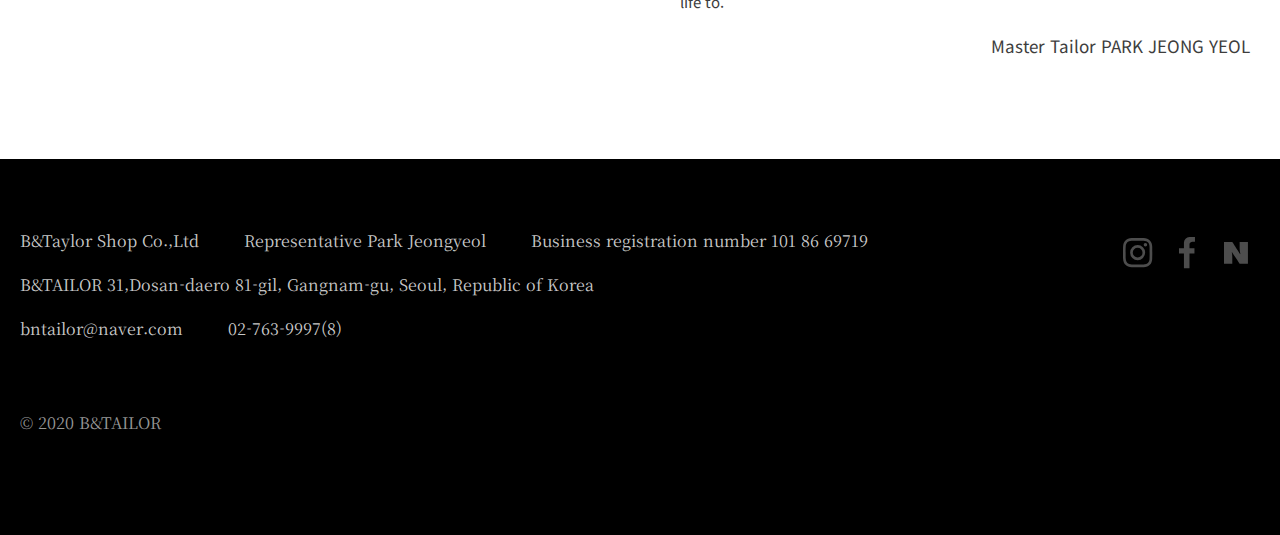
<file: bntailor/contents/about1.html>
<!DOCTYPE html>
<html lang="ko">
<head>
    <meta charset="UTF-8">
    <meta http-equiv="X-UA-Compatible" content="IE=edge">
    <meta name="viewport" content="width=device-width, initial-scale=1.0">
    <script src="../js/jquery-3.6.0.min.js"></script>
    <script src="../js/sub.js"></script>
    <script src="../js/common.js"></script>
    <link rel="stylesheet" href="../css/sub.css">
    <link rel="stylesheet" href="../css/contents.css">
    <title>Chairman > About Us > B&tailor</title>
</head>
<body>
    <div id="wrap">
        <header class="header">
            <h1 class="logo">
                <a href="../index.html">
                    <svg xmlns="http://www.w3.org/2000/svg" viewBox="0 0 135 36">
                        <text id="logo" transform="translate(0 29)" font-size="25" font-family="NotoSerifKR-Bold, Noto Serif KR" font-weight="700"><tspan x="0" y="0">B&amp;TAILOR</tspan></text>
                    </svg>
                </a>
            </h1>
            <nav class="gnb">
                <button class="gnb_open">
                    <strong>open the menu</strong>
                    <span class="line1"></span>
                    <span class="line2"></span>
                    <span class="line3"></span>
                </button>
                <div class="gnb_wrap"><!--The background behind the menu when it is opened on mobile-->
                    <ul>
                        <li><a href="contents/about1.html">About Us</a></li>
                        <li><a href="contents/line.html">Line</a></li>
                        <li><a href="contents/artwork.html">Artwork</a></li>
                        <li><a href="contents/trunkshow.html">Trunkshow</a></li>
                        <li><a href="contents/contact.html">Contact</a></li>
                        <li><a href="contents/journal.html">Journal</a></li>
                        <li><a href="contents/notice.html">Stock notice</a></li>
                        <li><a href="http://www.chadprom.com/" target="_blank" title="new page open">Mall</a></li>
                    </ul>
                </div>
            </nav>
        </header>
        <!--
            Change the sub_visual background for each primary menu
            about us - sub_bg1
            line     - sub_bg2
        -->
        <div class="sub_visual sub_bg1">
            <div class="wrapper">
                <div class="location">
                    <span>Home</span>
                    <span>About Us</span>
                    <span>Chairman</span>
                </div>
                <div class="tit">About Us</div>
            </div>
            <div class="sub_visual_bg"></div>
            <div class="sub_visual_path">
                <svg xmlns="http://www.w3.org/2000/svg">
                    <clipPath id="sub_visual_path" clipPathUnits="objectBoundingBox" transform="scale(0.00078125,0.0013888888888889)">
                        <path d="M-11627.829,2301.2l-209.671-94.485V1671.5h1921v499.854L-11627.83,2301.2Z" transform="translate(11837.5 -1671.501)"/>
                    </clipPath>
                </svg>
            </div>
        </div>
        <nav class="lnb"><!-- local navigation bar :: sub menu-->
            <div class="lnb_fix"><!--Content area to be fixed at the top-->
                <div class="wrapper">
                    <div class="lnb_wrap">
                        <ul>
                            <li class="active"><a href="#n">Chairman</a></li>
                            <li><a href="#n">Family</a></li>
                            <li><a href="#n">Our Business</a></li>
                        </ul>
                    </div>
                </div>
            </div>
        </nav>
        <!-- The top is the common submenu portion -->
        <div class="container"><!--contents area-->
            <div class="contents">
                <!-- individual contents area :: START -->
                <div class="cts_about1"><!-- Make sure to set the class with the cts_file name and start-->
                    <div class="about_top">
                        <p>Based on decades of consolidated know-how and technology,<br class="m_no"> 
                            we provide our customers with the best suits.</p>
                        <img src="../images/contents/about_top_ceo.png" alt="CEO photo">
                        <div class="bg"></div>
                    </div>
                    <div class="about_sub">
                        <div class="sub_wrap">
                            <p class="tit">SINCE 1967</p>
                            <p class="cnt">CEO Park Jeong-yeol, B&Taylor Master Taylor and founder, began his career in 1967 and established the current B&TAILOR in 1980 when his two sons joined the Boryeong Clothing Store, the predecessor of B&Taylor. B&Taylor currently has as much overseas customers as domestic customers, including overseas businesses, and holds overseas trunk shows based on partnerships. B&T Taylor's suit is an object and artwork that reflects everything CEO Park Jeong-yeol has devoted his life to.</p>
                            <p class="sign">Master Tailor PARK JEONG YEOL</p>
                        </div>
                    </div>
                </div>
                <!-- individual contents area :: END -->
            </div>
        </div>
        <footer class="footer">
            <div class="wrapper">
                <div class="social">
                    <ul>
                        <li class="insta"><a href="https://www.instagram.com/bntailor/" target="_blank" title="new page open">instagram</a></li>
                        <li class="face"><a href="https://www.facebook.com/bntailor" target="_blank" title="new page open">facebook</a></li>
                        <li class="naver"><a href="https://blog.naver.com/bntailor" target="_blank" title="new page open">naverblog</a></li>
                    </ul>
                </div>
                <div class="inner">
                    <div class="f_info">
                        <span>B&Taylor Shop Co.,Ltd</span>
                        <span>Representative Park Jeongyeol</span>
                        <span>Business registration number 101 86 69719</span><br>
                        <span>B&TAILOR 31,Dosan-daero 81-gil, Gangnam-gu, Seoul, Republic of Korea</span><br>
                        <span>bntailor@naver.com</span>
                        <span>02-763-9997(8)</span>
                    </div>
                    <div class="copyright">© 2020 B&TAILOR</div>
                </div>
            </div>
        </footer>
    </div>
</body>
</html>
</file>
<file: cnd/css/main.css>
@import url('default.css');
@import url('common.css');

.visual{
    position: relative;
}
.visual h2{
    display: none;
}
.visual .popup{
    height: 100vh;
}
.visual .popup ul li .txt{
    position: absolute;
    left: calc(50% - 700px);
    top: calc(50% + 120px);
    z-index: 10;
    color: #FFF;
    transform: translate(0,-50%);
}
.visual .popup ul li .txt span{
    display: block;
}
.visual .popup ul li .txt strong{
    display: block;
    margin: 10px 0 0 0;
    font-size: 50px;
    line-height: 1.2;
}
.visual .popup ul li img{
    display: block;
    width: 100%;
    height: 100%;
    object-fit: cover;
}
.visual .popup .btn_prev,.visual .popup .btn_next{
    position: absolute;
    top: 50%;
    z-index: 10;
    width: 40px;
}
.visual .popup .btn_prev{
    left: 20px;/*%로 값을 줘도됨*/
}
.visual .popup .btn_prev i{
    font-size: 50px;
    color: rgba(255,255,255,0.2);
}
.visual .popup .btn_next{
    right: 20px;
}
.visual .popup .btn_next i{
    font-size: 50px;
    color: rgba(255,255,255,0.2);
}
.visual .popup .ctrl_wrap{
    display: flex;/*flaot보단 flex가 이상황에선 더 낫다*/
    align-items: center;
    position: absolute;
    left: 50%;
    bottom: 80px;
    z-index: 10;
    transform: translate(-50%,0);/*페이징버튼을 브라우저 크기가 줄었을때도 가운데에 가게끔하는값*/
}
.visual .popup .btn_paging span.swiper-pagination-bullet{
    width: 7px;
    height: 7px;
    margin: 0 5px;
    opacity: 1;
    background-color: rgba(255,255,255,0.5);
}
.visual .popup .btn_paging span.swiper-pagination-bullet.swiper-pagination-bullet-active{
    width: 10px;
    height: 10px;
    background-color: #0054A5;
}
.swiper-horizontal>.swiper-pagination-bullets, .swiper-pagination-bullets.swiper-pagination-horizontal, .swiper-pagination-custom, .swiper-pagination-fraction {
    display: flex;
    align-items: center;
}
.visual .popup .ctrl_wrap .btn_wrap{
    display: flex;
    justify-content: space-between;
    align-items: center;
    /*button 안에 있는 span과 i 테그를 좌우끝/위아래 가운데 에 배치*/
    padding: 0;
}
.visual .popup .ctrl_wrap .btn_wrap button i{
    font-size: 15px;
    line-height: 0;
    color: #FFF;
}
.visual .popup .ctrl_wrap .btn_wrap .btn_play{
    display: none;
}
.visual .popup .ctrl_wrap .btn_wrap.play .btn_play{
    display: block;
}
.visual .popup .ctrl_wrap .btn_wrap.play .btn_stop{
    display: none;
}
@media screen and (max-width: 1440px){
    .visual .popup ul li .txt {
      left: 20px;
      /*wrapper 1440(양쪽여백 20씩)*/
    }
    .visual .popup .btn_prev,.visual .popup .btn_next{
        display: none;
    }
}
@media screen and (max-width: 1280px){
    .visual .popup ul li .txt span{
        font-size: 15px;
    }
    .visual .popup ul li .txt strong{
        font-size: 45px;
    }
}
@media screen and (max-width: 1000px){
    .visual .popup ul li .txt strong{
        font-size: 40px;
    }
}
@media screen and (max-width: 640px){
    .visual .popup{
        height: 650px;
    }
    .visual .popup ul li .txt{
        left: 50%;
        top: 50%;
        width: calc(100% - 40px);
        transform: translate(-50%,-50%);
        text-align: center;
    }
    .visual .popup ul li .txt strong{
        margin: 10px 0 0 0;
        font-size: 30px;
        line-height: 1;
    }
    .visual .popup .btn_prev,.visual .popup .btn_next{
        display: none;
    }
    .visual .popup .ctrl_wrap{
        bottom: 60px;
    }
    .visual .popup .btn_paging span.swiper-pagination-bullet{
        width: 5px;
        height: 5px;
    }
    .visual .popup .btn_paging span.swiper-pagination-bullet.swiper-pagination-bullet-active{
        width: 7px;
        height: 7px;
    }
    .visual .popup .ctrl_wrap .btn_wrap{
        display: none;
    }
}

.service{
    padding: 70px 0 120px 0;
    background-color: #f4f4f4;
    text-align: center;
}
.service h2{
    font-size: 50px;
    font-weight: 700;
    line-height: 1.2;
}
.service strong{
    display: block;
    margin: 5px 0 100px 0;
}
.service strong .m_yes{
    display: none;
}
.service ul{
    display: flex;
    justify-content: center;
}
.service ul li{
    width: 200px;
    margin: 0 40px 0 0;
}
.service ul li:last-child{
    margin-right: 0;
}
.service ul li a{
    display: block;
}
.service ul li a i{
    transition: 0.5s;
    transition-timing-function: ease-in-out;
}
.service ul li a:hover i,.service ul li a:hover h3{
    color: #0054A5;
}
.service ul li a:hover i{
    transform: rotateY(360deg);
}
.service ul li a:hover h3{
    font-weight: 700;
}
.service ul li a i{
    font-size: 60px;
    color: #3d3d3d;
}
.service ul li a h3{
    margin: 30px 0 0 0;
}
@media screen and (max-width: 1280px){
    .service{
        padding: 50px 0 100px 0;
    }
    .service h2{
        font-size: 40px;
    }
    .service strong{
        margin: 5px 0 90px 0;
        font-size: 17px;
    }
    .service ul li{
        width: 180px;
        margin: 0 30px 0 0;
    }
    .service ul li a i{
        font-size: 50px;
    }
    .service ul li a h3{
        margin: 30px 0 0 0;
        font-size: 17px;
    }
}
@media screen and (max-width: 1000px){
    .service ul li{
        width: 150px;
        margin: 0 20px 0 0;
    }
}
@media screen and (max-width: 640px){
    .service{
        padding: 40px 0 20px 0;
    }
    .service h2{
        font-size: 30px;
        line-height: 1;
    }
    .service strong{
        margin: 10px 0 40px 0;
        font-size: 15px;
    }
    .service strong .m_yes{
        display: block;
    }
    .service ul{
        flex-wrap: wrap;
    }
    .service ul li{
        position: relative;
        width: 50%;
        text-align: center;
        margin: 0 0 55px 0;
    }
    .service ul li::after{
        position: absolute;
        right: 0;
        top: 0;
        width: 1px;
        height: 100%;
        background-color: #ccc;
        content: "";
    }
    .service ul li.internet::after{
        top: 3px;
        height: calc(100% - -49px);
    }
    .service ul li.map::after{
        top: auto;
        bottom: -27px;
        height: calc(100% - -31px);
    }
    .service ul li.document::after,
    .service ul li.search::after{
        display: none;
    }
    .service ul li.map::before,
    .service ul li.search::before{
        position: absolute;
        left: 0;
        top: -25px;
        width: 100%;
        height: 1px;/*가운데 가로줄*/
        background-color: #ccc;
        content: "";
    }
    .service ul li.phone{
        display: none;
    }
    .service ul li a{
        display: block;
    }
    .service ul li a i{
        transition: none;
    }
    .service ul li a h3{
        margin: 15px 0 0 0;
    }
}

.notice{
    height: 1000px;
    margin: 100px 0 0 0;
}
.notice ul.notice_wrap{
    position: relative;/*.more 의 정렬의 기준점*/
}
.notice ul.notice_wrap>li{
    float: left;
    margin: 0 60px 0 0;
}
.notice ul li h2{
    color: #999;
    font-size: 50px;
    font-weight: 700;
}
.notice ul li h2 span{
    position: relative;
}
.notice ul li.active h2{
    color: #1d1d1d;
}
.notice ul li.active h2 span::before{
    display: block;
    position: absolute;
    right: -5px;
    top: 3px;
    width: 7px;
    height: 7px;
    border-radius: 5px;
    background-color: #0054A5;
    content: "";
}
.notice ul li .detail{/*모든 ul li를 감싼 .detail이 엡솔루트로 상단 왼쪽으로 정렬된다*/
    display: none;
    position: absolute;
    left: 0;
    top: 120px;
    width: 100%;
}
.notice ul li.active .detail{
    display: block;
}
.notice ul li .detail ul li{
    position: relative;
    float: left;
    width: 31%;
    margin: 0 3.5% 0 0;
    border-radius: 20px;
    overflow: hidden;
    transition: transform 0.3s;
}
.notice ul li .detail ul li:last-child{
    margin-right: 0;
}
.notice ul li .detail ul li a{
    display: block;
}
.notice ul li .detail ul li a .pic img{
    display: block;
    width: 100%;
    height: 100%;
    object-fit: cover;
}
.notice ul li .detail ul li a .inner{
    position: absolute;
    left: 40px;
    bottom: -5%;
    width: calc(100% - 80px);
    color: rgba(255,255,255,0.8);
    transition: 0.5s;
}
.notice ul li .detail ul li a h3{
    position: relative;
    margin: 5px 0 20px 0;
    color: #FFF;
    font-size: 30px;
    line-height: 1.2;
}
.notice ul li .detail ul li a p{
    opacity: 0;
    overflow: hidden;
    line-height: 1.5;
    height: 4.5em;
}
.notice ul li .detail ul li a h3::before{
    opacity: 0;
    position: absolute;
    left: 0;
    bottom: -12px;
    width: 100%;
    height: 1px;
    background-color: rgba(255,255,255,0.2);
    transition: 0.5s;
    content: "";
}
.notice ul li .detail ul li a .pic::after{
    transition: 0.5s;
    opacity: 0;
    position: absolute;
    left: 0;
    top: 0;
    width: 100%;
    height: 100%;
    background-image: linear-gradient(rgba(0,0,0,0),rgba(0,0,0,0.8));
    content: "";
}
.notice ul li .detail ul li a:hover .pic::after{
    opacity: 1;
}
.notice ul li .detail ul li a:hover .inner{
    bottom: 7%;
}
.notice ul li .detail ul li a:hover p{
    opacity: 1;
}
.notice ul li .detail ul li a:hover h3::before{
    opacity: 1;
}
.notice ul li .more{
    position: absolute;
    right: 0;
    top: 35px;
    display: none;
    justify-content: space-around;
    align-items: center;
    width: 140px;/*감싸는 배경 혹은 보더가 있을때만 높이넓이값을 준다*/
    height: 40px;
    background-color: #ededed;
    border-radius: 20px;
    transition: 0.3s;
}
.notice ul li .more span{
    font-size: 15px;
}
.notice ul li .more i{
    color: #666;
    font-size: 15px;
}
.notice ul li .more:hover{
    background-color: #0054A5;
    color: #FFF;
}
.notice ul li .more:hover i{
    color: rgba(255,255,255,0.6);
}
.notice ul li.active .more{
    display: flex;
}
@media screen and (max-width: 1440px){
    .notice{
        height: 900px;
        margin: 80px 0 0 0;
    }
    .notice ul li .detail ul li a span{
        font-size: 17px;
    }
    .notice ul li .detail ul li a h3{
        font-size: 25px;
    }
    .notice ul li .detail ul li a p{
        font-size: 17px;
    }
}
@media screen and (max-width: 1280px){
    .notice{
        height: 800px;
    }
    .notice ul li h2{
        font-size: 40px;
    }
    .notice ul li .detail{/*모든 ul li를 감싼 .detail이 엡솔루트로 상단 왼쪽으로 정렬된다*/
        top: 100px;
    }
    .notice ul li .detail ul li a .inner{
        left: 20px;
        bottom: -11%;
        width: calc(100% - 40px);
    }
    .notice ul li .detail ul li a h3 .m_no{
        display: none;
    }
    .notice ul li .more{
        top: 10px;
    }
}
@media screen and (max-width: 1100px){
    .notice{
        height: 700px;
    }
}
@media screen and (max-width: 1000px){
    .notice{
        height: 600px;
        margin: 60px 0 0 0;
    }
}
/* @media screen and (max-width: 800px){
    .notice{
        height: 500px;
        margin: 80px 0 0 0;
    }
} */
@media screen and (max-width: 800px){
    .notice{
        height: 740px;
        margin: 45px 0 0 0;
    }
    .notice ul.notice_wrap>li{
        float: left;
        margin: 0 30px 0 0;
    }
    .notice ul li h2{
        font-size: 30px;
    }
    .notice ul li.active h2 span::before{
        right: 0;
        top: -3px;
        width: 4px;
        height: 4px;
    }
    .notice ul li .detail{/*모든 ul li를 감싼 .detail이 엡솔루트로 상단 왼쪽으로 정렬된다*/
        display: none;
        position: absolute;
        left: 0;
        top: 60px;
    }
    .notice ul li .detail ul li{
        float: none;
        width: auto;
        margin: 0 0 10px 0;
        border-radius: 10px;
    }
    .notice ul li .detail ul li a{
        height: 200px;
    }
    .notice ul li .detail ul li a .pic{
        position: relative;
        height: 200px;
    }
    .notice ul li .detail ul li a .pic img{
        position: absolute;
        left: 0;
        top: -50%;
        height: auto;
        object-fit: contain;
    }
    .notice ul li .detail ul li a .inner{
        position: absolute;
        bottom: 11%;
    }
    .notice ul li .detail ul li a h3{
        margin: 0;
        font-size: 20px;
    }
    .notice ul li .detail ul li a h3 .m_no{
        display: block;
    }
    .notice ul li .detail ul li a h3::before{
        display: none;
    }
    .notice ul li .detail ul li a p{
        display: none;
    }
    .notice ul li .detail ul li a .pic::after{
        opacity: 1;
        position: absolute;
        background-image: none;
        background-color: rgba(0,0,0,0.4);
    }
    .notice ul li .more{
        top: 6px;
        width: 40px;/*감싸는 배경 혹은 보더가 있을때만 높이넓이값을 준다*/
        height: 40px;
        border-radius: 20px;
        background-color: transparent;
    }
    .notice ul li .more span{
        display: none;
    }
    .notice ul li .more i{
        font-size: 25px;
    }
}
@media screen and (max-width: 640px){
    .notice ul li h2{
        margin: 0 0 30px 0;
        font-size: 20px;
    }
    .notice ul li .detail{
        top: 50px;
    }
    .notice ul li .more{
        top: -3px;
    }
}

.slogan{
    position: relative;
    background: url(../images/main/slogan.png) no-repeat center center/cover;
    height: 563px;
    color: rgba(255,255,255,0.8);
    text-align: center;
}
.slogan::before{
    position: absolute;
    left: 0;
    top: 0;
    width: 100%;
    height: 100%;
    background-color: rgba(0,0,0,0.8);
    content: "";
}
.slogan .inner{
    position: relative;
    z-index: 1;
}
.slogan h2{
    padding: 15% 0 0 0;
    font-size: 40px;
    line-height: 1.2;
}
.slogan h2 span{
    font-size: 50px;
    font-weight: 700;
    color: #FFF;
}
@media screen and (max-width: 1280px){
    .slogan h2{
        font-size: 35px;
    }
    .slogan h2 span{
        font-size: 45px;
    }
}
@media screen and (max-width: 1024px){
    .slogan{
        height: 450px;
    }
    .slogan h2{
        padding: 157px 0 0 0;
        font-size: 30px;
    }
    .slogan h2 span{
        font-size: 40px;
    }
}
@media screen and (max-width: 800px){
    .slogan{
        height: 400px;
    }
    .slogan h2{
        padding: 148px 0 0 0;
        font-size: 25px;
    }
    .slogan h2 span{
        font-size: 35px;
    }
}
@media screen and (max-width: 640px){
    .slogan{
        height: auto;
    }
    .slogan h2{
        padding: 73px 0 78px 0;
        font-size: 20px;
    }
    .slogan h2 .m_no{
        display: none;
    }
    .slogan h2 strong{
        display: block;
        margin: 0 0 40px 0;
        font-size: 30px;
        color: #FFF;
    }
    .slogan h2 span{
        font-size: 30px;
        font-weight: 400;
        color: #FFF;
    }
}

.health{
    margin: 70px 0 120px 0;
}
.health .tit h2{
    float: left;
    margin: 0 0 40px 0;
    font-size: 50px;
    font-weight: 700;
    line-height: 1.2;
}
.health .tit .btn{
    float: right;
    margin: 15px 0 0 0;
}
.health .tit .btn button{
    float: left;
    width: 30px;
    height: 30px;
    margin-right: 5px;
    background-color: #ededed;
}
.health .tit .btn button span{
    display: none;
}
.health .tit .btn button i{
    margin: 3px 0 0 3px;
    font-size: 15px;
    color: #666;
}
.health .list{
    width: calc(100% + 960px);
    margin-left: -480px;
}
.health .list ul li{
    padding: 0 10px 10px 0;
    width: 440px;
    text-align: center;
}
.health .list ul li a{
    display: block;
    padding: 0 0 25px 0;
    box-shadow: 5px 5px 5px rgb(0 0 0 / 10%);
}
.health .list ul li a .pic img{
    display: block;
    width: 100%;
    height: 100%;
    object-fit: cover;
}
.health .list ul li a .play_ico{
    position: relative;
    z-index: 1;
    margin-left: calc(50% - 20px);
    margin-top: -20px;
    width: 40px;
    height: 40px;
    border-radius: 20px;
    font-size: 0;
    line-height: 0;
    background-color: #0054A5;
}
.health .list ul li a .play_ico i{
    color: #FFF;
    font-size: 40px;
}
.health .list ul li a h3{
    padding: 10px 60px;
    font-size: 25px;
    font-weight: 700;
    line-height: 1.1;
}
.health .list ul li a p{
    font-size: 15px;
}
@media screen and (max-width: 1440px){
    .health .list{
        width: auto;
        margin-left: 0;
    }
}
@media screen and (max-width: 1280px){
    .health{
        margin: 50px 0 100px 0;
    }
    .health .tit h2{
        margin: 0 0 30px 0;
        font-size: 40px;
    }
}
@media screen and (max-width: 1024px){
    .health .list ul li{
        width: 400px;
    }
    .health .list ul li a h3{
        padding: 10px 20px;
        font-size: 20px;
    }
    .health .list ul li a .play_ico{
        margin-left: calc(50% - 20px);
        margin-top: -19px;
        width: 35px;
        height: 35px;
    }
    .health .list ul li a .play_ico i{
        font-size: 35px;
    }
}
@media screen and (max-width: 800px){
    .health .list ul li{
        width: 300px;
    }
}
@media screen and (max-width: 640px){
    .health{
        margin: 40px 0 60px 0;
    }
    .health .tit h2{
        margin: 0 0 30px 0;
        font-size: 30px;
    }
    .health .tit .btn{
        margin: 12px 0 0 0;
    }
    .health .tit .btn button{
        width: 20px;
        height: 20px;
        margin-right: 3px;
    }
    .health .tit .btn button i{
        margin: 4px 0 0 4px;
        font-size: 12px;
    }
    .health .list ul li{
        width: 208px;
    }
    .health .list ul li a{
        padding: 0 0 15px 0;
    }
    .health .list ul li a .play_ico{
        margin-left: calc(50% - 15px);
        margin-top: -15px;
        width: 30px;
        height: 30px;
    }
    .health .list ul li a .play_ico i{
        font-size: 30px;
    }
    .health .list ul li a h3{
        padding: 10px 20px;
        font-size: 17px;
        line-height: 1.1;
    }
    .health .list ul li a p{
        font-size: 13px;
    }
}
</file>
<file: royalcanin/css/main.css>
@import url('default.css');
@import url('common.css');

.primary_visual{
    position: relative;
    height: 320px;
    background-color: #F8F5EE;
}
.primary_visual h2{
    padding: 83px 0 0 0;
    font-family: 'Nanum Myeongjo', serif;
    font-size: 60px;
    font-weight: 700;
}
.primary_visual .inner{
    padding: 5px 0 0 5%;
}
.primary_visual h3{
    margin: 0 0 10px 0;
    font-family: 'Nanum Myeongjo', serif;
    font-size: 20px;
}
.primary_visual .back_txt{
    position: absolute;
    left: 65%;
    top: 103px;
    font-family: 'Nanum Myeongjo', serif;
    font-size: 200px;
    font-weight: 700;
    line-height: 1;
    white-space: nowrap;
    color: rgba(204,204,204,0.3);
}
@media screen and (max-width:1200px){
    .primary_visual{
        height: 285px;
    }
    .primary_visual h2{
        font-size: 50px;
    }
    .primary_visual .inner{
        padding: 0 0 0 5%;
    }
    .primary_visual h3{
        margin: 0 0 5px 0;
        font-size: 17px;
    }
}
@media screen and (max-width:1000px){
    .primary_visual{
        height: 200px;
    }
    .primary_visual h2{
        padding: 50px 0 0 0;
        font-size: 40px;
    }
    .primary_visual p span{
        display: none;
    }
    .primary_visual .back_txt{
        display: none;
    }
}
@media screen and (max-width:640px){
    .primary_visual{
        height: 180px;
    }
    .primary_visual h2{
        font-size: 30px;
    }
    .primary_visual .inner{
        padding: 0 0 0 10%;
    }
    .primary_visual h3{
        margin: 0;
        font-size: 15px;
    }
}

.secondary_visual{
    height: 500px;
    background: url(../images/main/visual_bg.png) no-repeat center center/cover;
    color: #fff;
    text-align: center;
}
.secondary_visual .inner{
    padding: 150px 0 0 0;
}
.secondary_visual h2{
    margin: 0 0 40px 0;
    font-family: 'Nanum Myeongjo', serif;
    font-size: 60px;
    font-weight: 700;
    line-height: 1;
}
.secondary_visual .more a{
    display: inline-block;
    width: 235px;
    height: 50px;
    background-color: rgba(0,0,0,0.5);
    border-radius: 25px;
}
.secondary_visual .more a:hover img{
    transform: translateX(10px);
}
.secondary_visual .more a span{
    display: inline-block;
    padding: 13px 0 0 0;
}
.secondary_visual .more a img{
    margin: 0 0 0 13px;
    width: 29px;
    transition: transform 0.2s;
}
@media screen and (max-width:1200px){
    .secondary_visual .inner{
        padding: 190px 0 0 0;
    }
    .secondary_visual h2{
        font-size: 50px;
    }
}
@media screen and (max-width:1000px){
    .secondary_visual{
        height: 350px;
    }
    .secondary_visual .inner{
        padding: 120px 0 0 0;
    }
    .secondary_visual h2{
        margin: 0 0 20px 0;
        font-size: 40px;
    }
    .secondary_visual .more a{
        width: 190px;
        height: 40px;
    }
    .secondary_visual .more a span{
        padding: 10px 0 0 0;
    }
    .secondary_visual .more a img{
        margin: 0 0 0 10px;
        width: 20px;
    }
}
@media screen and (max-width:640px){
    .secondary_visual{
        height: 250px;
    }
    .secondary_visual .inner{
        padding: 60px 0 0 0;
    }
    .secondary_visual h2{
        margin: 0 0 20px 0;
        font-size: 30px;
    }
}

.health{
    position: relative;
    height: 800px;
}
.health::before{
    position: absolute;
    top: 0;
    right: 0;
    width: 50%;
    height: 100%;
    z-index: -1;
    background-color: #FFFFF5;
    content: "";
}
.health::after{
    position: absolute;
    top: 0;
    left: 0;
    width: 50%;
    height: 100%;
    z-index: -1;
    background-color: #F4F4F4;
    content: "";
}
.health h2{
    padding: 30px 0 0 0;
    font-family: 'Nanum Myeongjo', serif;
    font-size: 50px;
    font-weight: 700;
}
.health .health_wrap{
    position: relative;
}
.health .health_wrap li{
    margin: 0 0 20px 0;
}
.health .health_wrap li h3{
    position: relative;
    color: #999;
    font-family: 'Nanum Myeongjo', serif;
    font-size: 25px;
    font-weight: 700;
}
.health .health_wrap li.active h3{
    color: #3d3d3d;
}
.health .health_wrap li h3::after{
    position: absolute;
    top: -12px;
    left: 0;
    width: 50px;
    height: 1px;
    background-color: #3d3d3d;
    content: "";
}
.health .health_wrap li .detail{
    display: none;
    position: absolute;
    left: 95px;
    top: 45px;
    width: calc(100% - 100px);
    height: 587px;
}
.health .health_wrap li.active .detail{
    display: block;
}
.health .health_wrap li .kitten{
    background: url(../images/main/health1.png) no-repeat center center;
}
.health .health_wrap li .puppy{
    background: url(../images/main/health2.png) no-repeat center center;
}
.health ul li .detail .colgroup1{
    float: left;
    margin: 175px 0 0 3%;
}
.health ul li .detail .colgroup1 h4{
    font-family: 'Nanum Myeongjo', serif;
    font-size: 150px;
    font-weight: 700;
    line-height: 1;
}
.health ul li .detail.puppy .colgroup1 p{
    margin: 18px 0 0 0;
}
.health ul li .detail .colgroup2{
    float: right;
    width: 22%;
    margin: 70px 0 0 0;
}
.health ul li .detail .colgroup2 h4{
    margin: 0 0 20px 0;
    font-size: 20px;
    font-weight: 700;
}
.health ul li .detail .colgroup2 .more{
    display: block;
    margin: 55px 0 0 0;
    width: 200px;
    height: 50px;
    border: 1px solid #ccc;
    border-radius: 25px;
}
.health ul li .detail .colgroup2 .more:hover img{
    transform: translateX(10px);
}
.health ul li .detail .colgroup2 .more span{
    display: inline-block;
    padding: 14px 0 0 18px;
    color: #aaa;
}
.health ul li .detail .colgroup2 .more img{
    margin: 0 0 0 20px;
    width: 29px;
    transition: transform 0.2s
}
@media screen and (max-width:1400px){
    .health ul li .detail .colgroup1{
        margin: 175px 0 0 -10%;
    }
    .health .health_wrap li .kitten{
        background: url(../images/main/health1.png) no-repeat left 37% center;
    }
    .health .health_wrap li .puppy{
        background: url(../images/main/health2.png) no-repeat left 37% center;
    }
}
@media screen and (max-width:1200px){
    .health h2{
        padding: 25px 0 0 0;
        font-size: 40px;
    }
    .health .health_wrap li h3{
        font-size: 20px;
    }
    .health .health_wrap li h3::after{
        top: -4px;
    }
    .health .health_wrap li .kitten{
        background: url(../images/main/health1.png) no-repeat left 30% center;
    }
    .health .health_wrap li .puppy{
        background: url(../images/main/health2.png) no-repeat left 30% center;
    }
    .health ul li .detail .colgroup1{
        margin: 225px 0 0 -11%;
    }
    .health ul li .detail .colgroup1 h4{
        font-size: 120px;
    }
    .health ul li .detail .colgroup2{
        margin: 80px 0 0 0;
    }
    .health ul li .detail .colgroup2 h4{
        margin: 0 0 15px 0;
        font-size: 17px;
    }
    .health ul li .detail .colgroup2 p{
        font-size: 14px;
    }
    .health ul li .detail .colgroup2 .more{
        margin: 40px 0 0 0;
        width: 180px;
        height: 40px;
    }
    .health ul li .detail .colgroup2 .more span{
        padding: 10px 0 0 18px;
    }
}
@media screen and (max-width:1090px){
    .health ul li .detail .colgroup1{
        margin: 270px 0 0 -11%;
    }
    .health .health_wrap li .kitten{
        background: url(../images/main/health1.png) no-repeat left 10% center;
    }
    .health .health_wrap li .puppy{
        background: url(../images/main/health2.png) no-repeat left 10% center;
    }
}
@media screen and (max-width:1000px){
    .health{
        height: 850px;
    }
    .health h2{
        padding: 20px 0 0 0;
        font-size: 35px;
        line-height: 1.2;
    }
    .health .health_wrap li{
        float: left;
        margin: 0 30px 0 0;
    }
    .health .health_wrap li h3{
        font-size: 17px;
    }
    .health .health_wrap li h3::after{
        top: 6px;
        left: auto;
        right: -17px;
        width: 1px;
        height: 13px;
    }
    .health .health_wrap li:last-child h3::after{
        display: none;
    }
    .health .health_wrap li .detail{
        left: 0;
        width: 100%;
        height: 400px;
    }
    .health .health_wrap li .kitten{
        background: url(../images/main/health1.png) no-repeat center center/cover;
    }
    .health .health_wrap li .puppy{
        background: url(../images/main/health2.png) no-repeat center center/cover;
    }
    .health ul li .detail .colgroup1{
        float: none;
        margin: 360px 0 0 0;
    }
    .health ul li .detail .colgroup1 h4{
        font-size: 90px;
    }
    .health ul li .detail .colgroup1 p{
        display: none;
    }
    .health ul li .detail .colgroup2{
        float: none;
        width: auto;
        margin: 0;
    }
    .health ul li .detail .colgroup2 h4{
        margin: 15px 0 20px 0;
    }
}
@media screen and (max-width:640px){
    .health{
        height: 660px;
    }
    .health h2{
        font-size: 25px;
    }
    .health .health_wrap li .detail{
        height: 215px;
    }
    .health ul li .detail .colgroup1{
        margin: 180px 0 0 0;
    }
    .health ul li .detail .colgroup2 h4{
        font-size: 17px;
    }
    .health ul li .detail .colgroup2 .more{
        margin: 25px 0 0 0;
        width: 158px;
        height: 30px;
    }
    .health ul li .detail .colgroup2 .more span{
        padding: 5px 0 0 18px;
    }
    .health ul li .detail .colgroup2 .more img{
        margin: 0 0 0 10px;
        width: 20px;
    }
}

.history{
    margin: 95px 0 120px 0;
    text-align: center;
}
.history .circle{
    position: absolute;
    right: -8%;
    top: -300px;
    width: 410px;
    height: 410px;
    background: url(../images/main/circle_txt.svg)no-repeat right bottom;
    animation-name: circle_rotate;
    animation-duration: 25s;
    animation-iteration-count: infinite;
    animation-timing-function: linear;
}
@keyframes circle_rotate{
    0%{transform: rotate(0deg);}
    100%{transform: rotate(360deg);}
}
.history h2{
    margin: 0 0 5px 0;
    font-family: 'Nanum Myeongjo', serif;
    font-size: 60px;
    font-weight: 700;
    line-height: 1.2;
}
.history .content_wrap{
    position: relative;
    margin: 80px 0 0 0;
}
.history .content_wrap::before{
    position: absolute;
    top: 0;
    left: 0;
    width: 100%;
    height: 2px;
    z-index: -1;
    background-color: #ccc;
    content: "";
}
.history ul{
    display: flex;
    justify-content: center;
}
.history ul li{
    position: relative;
    margin: 0 3% 0 0;
    width: 320px;
}
.history ul li:last-child{
    margin-right: 0;
}
.history ul li::after{
    position: absolute;
    display: block;
    box-sizing: border-box;
    width: 18px;
    height: 18px;
    background: #E60F1F;
    border: 6px solid #fff;
    border-radius: 50%;
    left: 50%;
    top: -9px;
    margin-left: -9px;
    content: "";
}
.history ul li .year{
    margin: 10px 0 30px 0;
    font-family: 'Nanum Myeongjo', serif;
    font-size: 17px;
    font-weight: 700;
}
.history ul li .pic{
    width: 100%;
    height: 215px;
}
.history ul li .pic img{
    display: block;
    width: 100%;
    height: 100%;
    object-fit: cover;
}
.history ul li h3{
    position: relative;
    margin: 20px 0 25px 0; 
    font-family: 'Nanum Myeongjo', serif;
    font-size: 20px;
    line-height: 1.2;
}
.history ul li h3::after{
    position: absolute;
    left: 0;
    bottom: -12px;
    width: 100%;
    height: 1px;
    background-color: rgba(204,204,204,0.8);
    content: "";
}
.history ul li p{
    text-align: left;
}
.history ul li .explain_m{
    display: none;
}
@media screen and (max-width:1440px){
    .history .circle{
        display: none;
    }
}
@media screen and (max-width:1200px){
    .history h2{
        margin: 0 0 5px 0;
        font-size: 50px;
    }
    .history ul li{
        margin: 0 2% 0 0;
    }
    .history ul li h3{
        margin: 10px 0 15px 0; 
        font-size: 17px;
    }
    .history ul li h3::after{
        bottom: -7px;
    }
}
@media screen and (max-width:1000px){
    .history{
        margin: 80px 0 0 0;
    }
    .history h2{
        margin: 0;
        font-size: 40px;
    }
    .history .content_wrap{
        margin: 55px 0 0 0;
    }
    .history .content_wrap::before{
        top: 0;
        left: 0;
        width: 100%;
        height: 2px;
    }
    .history .content_wrap::after{
        position: absolute;
        top: 50%;
        left: 0;
        width: 100%;
        height: 2px;
        z-index: -1;
        background-color: #ccc;
        content: "";
    }
    .history ul{
        display: flex;
        justify-content: center;
        flex-wrap: wrap;
    }
    .history ul li{
        margin: 0 3% 6% 0;
        width: 46%;
    }
    .history ul li:nth-child(2),.history ul li:nth-child(4){
        margin-right: 0;
    }
    .history ul li .year{
        margin: 10px 0 10px 0;
    }
    .history ul li .pic{
        height: 230px;
    }
    .history ul li h3{
        margin: 10px 0 15px 0; 
        font-size: 20px;
    }
    .history ul li h3::after{
        bottom: -9px;
    }
    .history ul li p{
        text-align: center;
    }
    .history ul li .explain_m{
        display: block;
    }
    .history ul li .explain_pc{
        display: none;
    }
}
@media screen and (max-width:640px){
    .history{
        margin: 40px 0 0 0;
    }
    .history h2{
        font-size: 30px;
    }
    .history .content_wrap{
        margin: 40px 0 0 0;
    }
    .history ul li{
        margin: 0 4% 10% 0;
        width: 45%;
    }
    .history ul li .year{
        font-size: 15px;
    }
    .history ul li .pic{
        height: 180px;
    }
    .history ul li h3{
        font-size: 15px;
    }
}

.breed{
    position: relative;
    height: 1405px;
}
.breed::before{
    position: absolute;
    top: 0;
    left: 0;
    z-index: -1;
    width: 100%;
    height: 35%;
    background: url(../images/main/breed_bg1.png) no-repeat center bottom 5%/cover;
    content: "";
}
.breed::after{
    position: absolute;
    bottom: 0;
    left: 0;
    z-index: -1;
    width: 100%;
    height: 65%;
    background: url(../images/main/breed_bg2.png) no-repeat center center/cover;
    content: "";
}
.breed h2{
    padding: 40px 0 45px 0;
    font-family: 'Nanum Myeongjo', serif;
    font-size: 60px;
    line-height: 1.2;
    color: #fff;
}
.breed .primary_cnt .pic{
    float: left;
    width: 33%;
    height: 529px;
    box-shadow: 5px 5px 5px rgba(0,0,0,0.2);
}
.breed .primary_cnt .pic img{
    display: block;
    width: 100%;
    height: 100%;
    object-fit: cover;
}
.breed .primary_cnt .txt{
    float: left;
    width: 40%;
    margin: 30px 0 0 100px;
    color: rgba(255,255,255,0.8);
}
.breed .primary_cnt .txt h3{
    font-size: 20px;
    font-weight: 700;
    line-height: 1.2;
}
.breed .primary_cnt .txt p{
    margin: 15px 0 30px 0;
    width: 70%;
}
.breed .primary_cnt .txt .more{
    display: block;
    width: 200px;
    height: 50px;
    border: 1px solid rgba(204,204,204,0.8);
    border-radius: 25px;
}
.breed .primary_cnt .txt .more:hover img{
    transform: translateX(10px);
}
.breed .primary_cnt .txt .more span{
    display: inline-block;
    padding: 14px 0 0 18px;
    color: #aaa;
}
.breed .primary_cnt .txt .more img{
    margin: 0 0 0 20px;
    width: 29px;
    transition: transform 0.2s;
}
.breed .secondary_cnt .txt{
    float: left;
    width: 53%;
    margin: 95px 0 0 120px;
}
.breed .secondary_cnt .txt .tit{
    margin: 0 0 40px;
}
.breed .secondary_cnt .txt .tit h3{
    font-family: 'Nanum Myeongjo', serif;
    font-size: 60px;
    line-height: 1.2;
}
.breed .secondary_cnt .txt .tit p{
    margin: 5px 0 0 15px;
    font-size: 20px;
}
.breed .secondary_cnt .txt .cnt1{
    position: relative;
    float: left;
    width: 45%;
    text-align: justify;
    word-break: normal;
}
.breed .secondary_cnt .txt .cnt1::after{
    position: absolute;
    top: 8%;
    right: -11%;
    width: 1px;
    height: 80px;
    background-color: rgba(102,102,102,0.3);
    content: "";
}
.breed .secondary_cnt .txt .cnt2{
    float: right;
    width: 45%;
    text-align: justify;
    word-break: normal;
}
.breed .secondary_cnt .pic{
    float: right;
    width: 33%;
    height: 529px;
    box-shadow: 5px 5px 5px rgba(0,0,0,0.2);
}
.breed .secondary_cnt .pic img{
    display: block;
    width: 100%;
    height: 100%;
    object-fit: cover;
}
.breed .secondary_cnt .txt .more{
    margin: 80px 0 0 0;
    display: block;
    width: 200px;
    height: 50px;
    border: 1px solid rgba(102,102,102,0.5);
    border-radius: 25px;
}
.breed .secondary_cnt .txt .more:hover img{
    transform: translateX(10px);
}
.breed .secondary_cnt .txt .more span{
    display: inline-block;
    padding: 14px 0 0 18px;
    color: #666;
}
.breed .secondary_cnt .txt .more img{
    margin: 0 0 0 20px;
    width: 29px;
    transition: transform 0.2s;
}
@media screen and (max-width:1440px){
    .breed .primary_cnt .txt{
        width: 48%;
        margin: 20px 0 0 70px;
    }
    .breed .secondary_cnt .txt{
        margin: 95px 0 0 20px;
    }
    .breed .secondary_cnt .txt .tit h3{
        white-space: nowrap;
    }
    .breed .secondary_cnt .pic{
        width: 33%;
    }
}
@media screen and (max-width:1200px){
    .breed{
        height: 1325px;
    }
    .breed h2{
        font-size: 50px;
    }
    .breed .primary_cnt .txt h3{
        font-size: 17px;
    }
    .breed .primary_cnt .pic{
        height: 480px;
    }
    .breed .secondary_cnt .txt{
        margin: 60px 0 0 20px;
    }
    .breed .secondary_cnt .txt .tit h3{
        font-size: 50px;
    }
    .breed .secondary_cnt .txt .tit p{
        font-size: 17px;
    }
    .breed .secondary_cnt .pic{
        width: 34%;
    }
}
@media screen and (max-width:1000px){
    .breed{
        height: 1000px;
    }
    .breed h2{
        padding: 35px 0 30px 0;
        font-size: 40px;
    }
    .breed .primary_cnt .pic{
        width: 40%;
        height: 365px;
    }
    .breed .primary_cnt .txt{
        width: 50%;
        margin: 113px 0 0 40px;
    }
    .breed .primary_cnt .txt p{
        color: #3d3d3d;
        margin: 15px 0 20px 0;
    }
    .breed .primary_cnt .txt .more{
        padding: 0 0 0 5px;
        width: 150px;
        height: 30px;
        border: 1px solid #aaa;
    }
    .breed .primary_cnt .txt .more span{
        padding: 4px 0 0 7px;
        color: #666;
    }
    .breed .primary_cnt .txt .more img{
        margin: 0 0 0 10px;
        width: 20px;
    }
    .breed .secondary_cnt .txt{
        width: 50%;
        margin: 45px 0 0 0;
    }
    .breed .secondary_cnt .txt .tit{
        margin: 0;
    }
    .breed .secondary_cnt .txt .tit h3{
        font-size: 35px;
        white-space: break-spaces;
    }
    .breed .secondary_cnt .txt .tit p{
        margin: 5px 0 0 0;
    }
    .breed .secondary_cnt .txt .cnt1{
        top: 15px;
        float: none;
        width: auto;
        text-align: left;
        word-break: keep-all;
    }
    .breed .secondary_cnt .txt .cnt1::after{
        top: auto;
        bottom: -8px;
        right: 0;
        width: 100%;
        height: 1px;
    }
    .breed .secondary_cnt .txt .cnt2{
        position: relative;
        top: 30px;
        float: none;
        width: auto;
        text-align: left;
        word-break: keep-all;
    }
    .breed .secondary_cnt .pic{
        margin: 25px 0 0 0;
        width: 40%;
        height: 365px;
    }
    .breed .secondary_cnt .txt .more{
        margin: 50px 0 0 0;
        width: 150px;
        height: 30px;
        border: 1px solid #aaa;
    }
    .breed .secondary_cnt .txt .more span{
        padding: 4px 0 0 7px;
        color: #666;
    }
    .breed .secondary_cnt .txt .more img{
        margin: 0 0 0 10px;
        width: 20px;
    }
}
@media screen and (max-width:640px){
    .breed{
        height: 675px;
    }
    .breed h2{
        font-size: 30px;
    }
    .breed .primary_cnt .pic{
        width: 52%;
        height: 235px;
    }
    .breed .primary_cnt .txt{
        width: 40%;
        margin: 107px 0 0 15px;
    }
    .breed .primary_cnt .txt h3{
        font-size: 13px;
        font-weight: 400;
        color: #3d3d3d;
    }
    .breed .primary_cnt .txt p{
        display: none;
    }
    .breed .primary_cnt .txt .more{
        margin: 15px 0 0 0;
        width: 132px;
    }
    .breed .primary_cnt .txt .more img{
        width: 17px;
    }
    .breed .secondary_cnt .txt{
        width: 47%;
    }
    .breed .secondary_cnt .txt .tit h3{
        font-size: 30px;
    }
    .breed .secondary_cnt .txt .tit p{
        font-size: 15px;
    }
    .breed .secondary_cnt .txt .txt_inner{
        display: none;
    }
    .breed .secondary_cnt .pic{
        width: 52%;
        height: 235px;
    }
    .breed .secondary_cnt .txt .more{
        margin: 22px 0 0 0;
        width: 132px;
    }
}

.product{
    height: 950px;
}
.product .tit{
    margin: 80px 0 65px 0;
}
.product .tit h2{
    display: inline-block;
    margin: 0 0 0 50px;
    font-family: 'Nanum Myeongjo', serif;
    font-size: 60px;
    line-height: 1.2;
}
.product .tit .sub_tit{
    display: block;
    margin: 20px 0 0 0;
    float: right;
    text-align: right;
    font-size: 20px;
    font-weight: 700;
}
.product .list{
    position: relative;
    height: 650px;
    left: calc(50% - 780px);
    width: calc(50% + 780px);
    text-align: center;
}
.product .list ul li{
    float: left;
    width: 360px;
}
.product .list ul li a{
    display: block;
}
.product .list ul li a .category{
    position: relative;
    display: inline-block;
    font-family: 'Nanum Myeongjo', serif;
    font-size: 25px;
    font-weight: 700;
}
.product .list ul li a .category::after{
    position: absolute;
    bottom: 0;
    left: 0;
    height: 1px;
    width: 100%;
    background-color: #CD291B;
    content: "";
}
.product .list ul li a .pic{
    width: 360px;
    height: 439px;
}
.product .list ul li a .pic img{
    display: block;
    width: 100%;
    height: 100%;
    object-fit: cover;
}
.product .list ul li a strong{
    display: block;
    margin: 20px 0 10px  0;
    font-size: 25px;
    font-weight: 700;
}
.product .list ul li a .eng_name{
    margin: 0 0 10px 0;
    display: block;
    font-family: 'Nanum Myeongjo', serif;
    font-size: 25px;
    font-weight: 700;
}
.product .more{
    display: block;
    margin: 60px 0 0 0;
    text-align: center;
}
.product .more .more_inner{
    display: inline-block;
}
.product .more a{
    display: block;
    width: 200px;
    height: 50px;
    border: 1px solid rgba(102,102,102,0.5);
    border-radius: 25px;
}
.product .more a:hover img{
    transform: translateX(10px);
}
.product .more a span{
    display: inline-block;
    padding: 14px 0 0 18px;
    color: #666;
}
.product .more a img{
    margin: 0 10px 0 20px;
    width: 29px;
    font-size: 0;
    line-height: 0;
    transition: transform 0.2s;
}
@media screen and (max-width:1440px){
    .product .list{
        left: 0;
    }
}
@media screen and (max-width:1200px){
    .product .tit h2{
        margin: 0 0 0 50px;
        font-size: 50px;
    }
    .product .tit .sub_tit{
        font-size: 17px;
    }
    .product .list ul li{
        width: 320px;
    }
    .product .list ul li a .category{
        font-size: 20px;
    }
    .product .list ul li a .pic{
        width: 320px;
    }
    .product .list ul li a strong{
        margin: 10px 0 5px 0;
        font-size: 20px;
    }
}
@media screen and (max-width:1000px){
    .product{
        height: 580px;
    }
    .product .tit{
        margin: 35px 0 20px 0;
    }
    .product .tit h2{
        margin: 0;
        font-size: 40px;
    }
    .product .tit .sub_tit{
        margin: 12px 0 0 0;
        float: none;
        text-align: left;
    }
    .product .list{
        height: 360px;
        left: auto;
        width: 100%;
    }
    .product .list ul li{
        width: 225px;
    }
    .product .list ul li a .category{
        font-size: 17px;
    }
    .product .list ul li a .category::after{
        bottom: 0;
        left: 0;
    }
    .product .list ul li a .pic{
        width: 220px;
        height: auto;
    }
    .product .list ul li a strong{
        margin: 10px 0 5px 0;
        font-size: 17px;
    }
    .product .list ul li a .eng_name{
        margin: 0;
        font-size: 15px;
    }
    .product .list ul li a .explain{
        display: none;
    }
    .product .more{
        margin: 0;
    }
    .product .more a{
        margin: 30px 0 0 0;
        width: 150px;
        height: 30px;
        border: 1px solid #aaa;
    }
    .product .more a span{
        padding: 4px 0 0 7px;
        color: #666;
    }
    .product .more a img{
        margin: 0 0 0 10px;
        width: 20px;
    }
}
@media screen and (max-width:640px){
    .product{
        height: 485px;
    }
    .product .tit h2{
        font-size: 30px;
    }
    .product .tit .sub_tit{
        margin: 5px 0 0 0;
        font-size: 13px;
    }
    .product .list{
        height: 315px;
    }
    .product .list ul li{
        width: 168px;
    }
    .product .list ul li a .category{
        font-size: 15px;
    }
    .product .list ul li a .pic{
        width: 168px;
    }
    .product .list ul li a strong{
        margin: 5px 0 5px 0;
        font-size: 15px;
    }
    .product .more a{
        margin: 0;
        width: 132px;
    }
}

.news{
    height: auto;
    width: 100%;
    background-color: #F7F6F3;
}
.news h2{
    display: none;
}
.news .news_wrap{
    display: flex;
    width: 100%;
    height: 100%;
}
.news .news_left{
    position: relative;
    width: 40%;
}
.news .news_left .news_header{
    position: absolute;
    top: 150px;
    left: 50px;
    font-family: 'Nanum Myeongjo', serif;
    font-size: 80px;
    font-weight: 700;
    line-height: 1.1;
    white-space: nowrap;
}
.news .news_left .news_direct{
    position: absolute;
    bottom: 0;
    left: 80px;
    width: 230px;
    height: 230px;
    transform: translate(0, 30%);
}
.news .news_left .news_direct .direct_cover{
    animation-name: circle_rotate;
    animation-duration: 15s;
    animation-iteration-count: infinite;
    animation-timing-function: linear;
}
@keyframes circle_rotate{
    0%{transform: rotate(0deg);}
    100%{transform: rotate(360deg);}
}
.news .news_left .news_direct .direct_arrow{
    position: absolute;
    top: 50%;
    left: 50%;
    width: 120px;
    transform: translate(-50%, -50%);
}
.news .news_right{
    width: 60%;
    display: flex;
    flex-direction: column;
}
.news .news_right li .cnt_box{
    display: flex;
    padding: 40px;
    width: 100%;
    border-left: 1px solid rgba(220, 221, 218, 1);
    border-bottom: 1px solid rgba(220, 221, 218, 1);
}
.news .news_right li:last-child .cnt_box{
    border-bottom: 0;
}
.news .news_right li .cnt_box .cnt{
    display: flex;
    flex-direction: column;
    justify-content: center;
    text-align: left;
    width: 75%;
}
.news .news_right li .cnt_box .cnt .catergory{
    position: relative;
    font-family: 'Nanum Myeongjo', serif;
    font-weight: 700;
}
.news .news_right li .cnt_box .cnt .catergory::after{
    position: absolute;
    left: 0;
    bottom: 0;
    height: 1px;
    width: 108px;
    background-color: #CD291B;
    content: "";
}
.news .news_right li .cnt_box .cnt .sub{
    margin: 5px 0 10px 0;
    font-size: 20px;
}
.news .news_right li .cnt_box .cnt .date{
    font-family: 'Nanum Myeongjo', serif;
    font-weight: 700;
    color: #ccc;
}
.news .news_right li .cnt_box .ico_pic{
    width: 10%;
    display: flex;
    justify-content: center;
    align-items: center;
    transition: transform 0.2s;
}
.news .news_right li .cnt_box .ico_pic:hover{
    transform: translateX(20px);
}
.news .news_right li .cnt_box .ico_pic img{
    width: 80px;
}
@media screen and (max-width:1500px){
    .news .news_left .news_header{
        left: 20px;
        font-size: 70px;
    }
}
@media screen and (max-width:1440px){
    .news .news_left .news_header{
        font-size: 60px;
    }
    .news .news_right li .cnt_box .cnt .sub{
        font-size: 17px;
    }
    .news .news_right li .cnt_box .cnt{
        width: 83%;
    }
    .news .news_right li .cnt_box .ico_pic{
        width: 17%;
    }
    .news .news_right li .cnt_box .ico_pic img{
        width: 60px;
    }
}
@media screen and (max-width:1200px){
    .news .news_left .news_header{
        font-size: 50px;
    }
    .news .news_right li .cnt_box{
        padding: 30px;
    }
    .news .news_right li .cnt_box .cnt{
        width: 90%;
    }
    .news .news_right li .cnt_box .ico_pic{
        width: 10%;
    }
    .news .news_right li .cnt_box .ico_pic img{
        width: 40px;
    }
}
@media screen and (max-width:1000px){
    .news .news_wrap{
        flex-direction: column;
    }
    .news .news_left{
        width: 100%;
        padding: 0 0 65px 0;
    }
    .news .news_left .news_header{
        position: relative;
        top: 30px;
        left: 20px;
        font-size: 55px;
    }
    .news .news_left .news_direct{
        display: none;
    }
    .news .news_left .news_direct .direct_arrow{
        display: none;
    }
    .news .news_right{
        width: 100%;
    }
    .news .news_right li .cnt_box{
        border-left: none;
        border-bottom: 1px solid rgba(220, 221, 218, 1);
    }
    .news .news_right li:first-child{
        border-top: 1px solid rgba(220, 221, 218, 1);
    }
    .news .news_right li .cnt_box .cnt{
        display: flex;
        flex-direction: column;
        justify-content: center;
        text-align: left;
        width: 85%;
    }
    .news .news_right li .cnt_box .cnt .catergory{
        font-size: 15px;
    }
    .news .news_right li .cnt_box .cnt .sub{
        margin: 5px 0 5px 0;
        font-size: 17px;
    }
    .news .news_right li .cnt_box .ico_pic{
        width: 30%;
    }
    .news .news_right li .cnt_box .ico_pic img{
        width: 65px;
    }
}
@media screen and (max-width:800px){
    .news .news_right li .cnt_box .ico_pic{
        width: 20%;
    }
    .news .news_right li .cnt_box .ico_pic img{
        width: 50px;
    }
}
@media screen and (max-width:640px){
    .news .news_left{
        padding: 0 0 50px 0;
    }
    .news .news_left .news_header{
        font-size: 45px;
    }
    .news .news_right li .cnt_box{
        padding: 20px;
    }
    .news .news_right li .cnt_box .cnt .sub{
        font-size: 15px;
    }
    .news .news_right li .cnt_box .ico_pic{
        width: 15%;
    }
    .news .news_right li .cnt_box .ico_pic img{
        width: 40px;
    }
}
</file>
<file: bntailor/css/sub.css>
@charset "UTF-8";
@import url("https://fonts.googleapis.com/css2?family=Noto+Sans+KR:wght@100;400;700&display=swap");
@import url("https://fonts.googleapis.com/css2?family=Noto+Serif+KR:wght@400;700&display=swap");
body, header, footer, div, p, nav, section, h1, h2, h3, h4, h5, h6, button, a, ol, ul, li, address, strong, span, em, i, dl, dt, dd, form, fieldset, legend, input, textarea, select, table, caption, colgroup, col, thead, tbody, tfoot, tr, th, td {
  padding: 0;
  margin: 0;
  box-sizing: border-box;
}

a {
  color: inherit;
  text-decoration: none;
}

em, address {
  font-style: normal;
}

ul, ol, li {
  list-style: none;
}

form, input, select, textarea, button {
  color: inherit;
  font-family: inherit;
  font-size: inherit;
  font-weight: inherit;
  line-height: inherit;
  letter-spacing: inherit;
}

fieldset {
  border: 0;
}

legend {
  display: none;
}

button {
  background-color: transparent; 
  border: 0;
  cursor: pointer; 
}

table caption {
  display: none;
}

h1, h2, h3, h4, h5, h6, strong, th {
  font-weight: 400;
}

html, body {
  color: #3d3d3d;
  line-height: 1.5;
  font-family: "Noto Sans KR", "NanumGothic", "Malgun Gothic", "Apple SD Gothic", "Apple SD Gothic Neo", "Dotum", sans-serif;
  font-size: 16px;
  font-weight: 400;
  word-break: keep-all;
}

#wrap { /*id="wrap"*/
  overflow: hidden;
  position: relative;
  min-width: 350px; 
}


.wrapper {
  width: 100%;
  max-width: 1440px;
  padding: 0 20px;
  margin: 0 auto;
}

@media screen and (max-width: 1000px) {
  html, body {
    font-size: 13px;
  }
}
@media screen and (max-width: 640px) {
  html, body {
    font-size: 13px;
  }
  .wrapper {
    width: auto;
    margin: 0;
  }
}
.clearfix::after {
  display: block;
  clear: both;
  content: ".";
  visibility: hidden;
  height: 0;
}

.clearfix {
  display: block;
}

.cnt_wrap {
  position: relative;
}

.skip_nav {
  position: absolute;
  left: 0;
  top: 0;
  z-index: 1000000;
  width: 100%;
}

.skip_nav a {
  position: absolute;
  left: 0;
  top: -10000px;
  width: 100%;
  height: 40px;
  line-height: 40px;
  background-color: #0051A7;
  color: #fff;
  text-align: center;
}

.skip_nav a:focus {
  top: 0; 
}

::-moz-selection {
  background: #6E4029;
  color: #fff;
}
::selection {
  background: #6E4029;
  color: #fff;
}

::-moz-selection {
  background: #6E4029;
  color: #fff;
}

::-webkit-selection {
  background: #6E4029;
  color: #fff;
}

.header {
  position: absolute;
  left: 0;
  top: 0;
  z-index: 300;
  width: 100%; 
  height: 100px;
  border-bottom: 1px solid rgba(255, 255, 255, 0.2);
  transition: 0.5s;
}
.header .logo {
  float: left;
  margin: 28px 0 0 50px;
}
.header .logo svg {
  width: 135px;
}
.header .logo svg text {
  fill: #FFF;
}
.header .gnb {
  float: right;
  margin: 0 27px 0 0;
}
.header .gnb .gnb_open {
  display: none;
}
.header .gnb .gnb_wrap ul li {
  float: left;
}
.header .gnb .gnb_wrap ul li a {
  display: block;
  padding: 0 23px;
  color: #ffffff;
  font-size: 20px;
  line-height: 100px;
}

@media screen and (max-width: 1440px) {
  .header .logo a svg {
    width: 120px;
  }
  .header .gnb .gnb_wrap ul li a {
    font-size: 17px;
  }
}
@media screen and (max-width: 1200px) {
  .header .logo a svg {
    width: 100px;
  }
  .header .gnb .gnb_wrap ul li a {
    padding: 0 15px;
    font-size: 15px;
  }
}
@media screen and (max-width: 1000px) {
  .header {
    height: 60px;
  }
  .header .logo {
    margin: 10px 0 0 20px;
  }
  .header .logo a svg {
    width: 91px;
  }
  .header .gnb {
    margin: 0;
  }
  .header .gnb .gnb_open {
    display: block;
    position: relative;
    z-index: 2;
    width: 63px;
    height: 60px;
  }
  .header .gnb .gnb_open strong {
    display: none;
  }
  .header .gnb .gnb_open span {
    position: absolute;
    right: 20px;
    width: 23px; /*3줄중에서 많이 있는거*/
    height: 2px;
    background-color: #fff; /*back color는 변수명 쓰지않고 바로 값준다*/
    transition: 0.3s;
  }
  .header .gnb .gnb_open span.line1 { /* span.line1 과 동일한값(&를 꼭 붙혀서 써야함 scss 에서)*/
    top: 22px;
  }
  .header .gnb .gnb_open span.line2 {
    top: 29px;
    width: 18px;
  }
  .header .gnb .gnb_open span.line3 {
    top: 36px;
  }
  .header .gnb .gnb_wrap {
    display: block;
    position: fixed;
    right: -100%;
    top: 0;
    z-index: 1;
    width: 100%;
    max-width: 375px;
    height: 100vh;
    background-color: #fff;
    color: #1d1d1d;
    transition: right 0.5s;
  }
  .header .gnb .gnb_wrap ul {
    margin: 60px 0 0 0;
  }
  .header .gnb .gnb_wrap ul li {
    float: none;
    border-bottom: 1px solid #f4f4f4;
  }
  .header .gnb .gnb_wrap ul li a {
    font-family: "Noto Serif KR", serif;
    padding: 0;
    color: #1d1d1d;
    font-size: 20px;
    line-height: 60px; /*header의 높이만큼 주면 글자가 헤더의 가운데 배치됨*/
    text-align: center;
  }
  .header .gnb .gnb_wrap ul li:first-child {
    border-top: 1px solid #f4f4f4;
  }
  .header .gnb::after {
    /*
        메뉴하단에 검은 배경을 채울때는 position:fixed; 값이 들어가야 전체 꽉차게 들어감

        화면에 꽉차는 배경은
        좌우 위아래 사방을 모두 0을주면
        width와 height를 100% 주는거와 동일

        <div class="gnb">
            <button class="gnb_open"></button>
            <div class="gnb_wrap"></div>
            ::after -- gnb::after
        </div>
        이런구조에서 
        gnb_open과 gnb_wrap, gnb::after 의 보여질 순서를 조정할수 있음
        --> z-index는 이렇게 나란히 들어간 요소들 사이에서 높은숫자가 위로 올라감

        <button class="gnb_open"></button>
        <div class="gnb_wrap">
            ::after -- gnb_wrap::after
        </div>
        이런구조라면 gnb_wrap::after 는 gnb_wrap안에 존재하기 때문에 
        그밖에 잇는 gnb_open,gnb_wrap과의 보여질 순서를 조절 불가능
    */
    display: none;
    position: fixed;
    opacity: 0;
    transition: opacity 0.5s;
    left: 0;
    right: 0;
    top: 0;
    bottom: 0;
    height: 100vh;
    background-color: rgba(0, 0, 0, 0.5);
    content: "";
  }
  .header .gnb.mobile_open .gnb_open span {
    /*top값은 다 달라서 따로 클래스 불러서 준다*/
    background-color: #3d3d3d; /*back color는 변수명 쓰지않고 바로 값준다*/
  }
  .header .gnb.mobile_open .gnb_open span.line1 { /* span.line1 과 동일한값(&를 꼭 붙혀서 써야함 scss 에서)*/
    top: 30px;
    transform: rotate(33deg);
  }
  .header .gnb.mobile_open .gnb_open span.line2 {
    right: -23px;
  }
  .header .gnb.mobile_open .gnb_open span.line3 {
    top: 30px;
    transform: rotate(-33deg);
  }
  .header .gnb.mobile_open .gnb_wrap {
    right: 0;
  }
  .header .gnb.mobile_open::after {
    display: block;
    opacity: 1;
  }
}
/* header가 고정일때 */
.footer {
  font-family: "Noto Serif KR", serif;
  display: block;
  padding: 70px 0 100px 0;
  background-color: #000000;
  color: rgba(255, 255, 255, 0.8);
}
.footer::after {
  display: block;
  clear: both;
  content: ".";
  visibility: hidden;
  height: 0;
}
.footer .social {
  float: right;
}
.footer .social ul li {
  float: left;
}
.footer .social ul li a {
  position: relative;
  display: block;
  width: 49px;
  height: 49px;
  font-size: 0;
  line-height: 0;
}
.footer .social ul li a::before {
  position: absolute;
  left: 50%;
  top: 50%;
  transform: translate(-50%, -50%); /*네모영역안에 가운데주는 값*/
  /*배경이미지가 한개를 보이는 영역을 제한해서 써야하기 때문에 
    before,after에서 표시
    이때 before,after의 사이즈는 내가 사용할 아이콘의 넓이
    - 저장할때 활용된 아이콘의 넓이*/
  width: 40px;
  height: 40px;
  background-image: url(../images/common/footer_ico.svg);
  background-repeat: no-repeat;
  content: "";
}
.footer .social ul li.insta a::before {
  background-position: left top;
}
.footer .social ul li.face a::before {
  background-position: left -40px top;
}
.footer .social ul li.naver a::before {
  background-position: left -80px top;
}
.footer .inner {
  float: left;
}
.footer .inner span {
  display: inline-block;
  margin: 0 40px 20px 0;
}
.footer .inner .copyright {
  color: rgba(255, 255, 255, 0.6);
  margin: 50px 0 0 0;
}

@media screen and (max-width: 1000px) {
  .footer {
    padding: 40px 0 65px 0;
  }
  .footer .social {
    display: block;
    float: none;
  }
  .footer .social::after {
    display: block;
    clear: both;
    content: ".";
    visibility: hidden;
    height: 0;
  }
  .footer .inner {
    margin: 20px 0 0 0;
  }
  .footer .inner span {
    margin: 0 30px 10px 0;
  }
  .footer .inner .copyright {
    margin: 40px 0 0 0;
  }
}
.header.fixed {
  position: fixed;
  background-color: rgba(255, 255, 255, 0.6);
}
.header.fixed .logo svg text {
  fill: #1d1d1d;
}
.header.fixed .gnb .gnb_wrap ul li a {
  color: #1d1d1d;
}
.header.fixed .gnb .gnb_open span {
  background-color: #3d3d3d;
}

/* 서브 공통 레이아웃 */
.sub_visual {
  position: relative;
  height: 640px;
}
.sub_visual .sub_visual_bg {
  position: absolute;
  left: 0;
  top: 0;
  z-index: -1;
  width: 100%;
  height: 710px; /*clip-path가 정확하지 않아 배경을 별도의 요소에 줌*/
  background-image: url(../images/sub/sub_visual1.png);
  background-repeat: no-repeat;
  background-position: center center;
  background-size: cover;
  -webkit-clip-path: url(#sub_visual_path);
          clip-path: url(#sub_visual_path);
  /*
      html에서 입력한 svg clipPath 에 지정된 id 값을 연결하면 해당요소의 path값이 적용됨
      배경이 표시될 영역으로 활용됨.
      path로 직접 경로를 사용했는데 안되는 경우, svg path의 크기를 변경해야하는경우 
      이런방식으로 사용
  */
}
.sub_visual.sub_bg1 .sub_visual_bg {
  background-image: url(../images/sub/sub_visual1.png);
}
.sub_visual.sub_bg2 .sub_visual_bg {
  background-image: url(../images/sub/sub_visual2.png);
}
.sub_visual.sub_bg3 .sub_visual_bg {
  background-image: url(../images/sub/sub_visual3.png);
}
.sub_visual.sub_bg4 .sub_visual_bg {
  background-image: url(../images/sub/sub_visual4.png);
}
.sub_visual.sub_bg5 .sub_visual_bg {
  background-image: url(../images/sub/sub_visual5.png);
}
.sub_visual.sub_bg6 .sub_visual_bg {
  background-image: url(../images/sub/sub_visual6.png);
}
.sub_visual.sub_bg7 .sub_visual_bg {
  background-image: url(../images/sub/sub_visual7.png);
}
.sub_visual .sub_visual_path {
  position: absolute;
  right: 0;
  bottom: 0;
}
.sub_visual .sub_visual_path svg {
  width: 1px;
  height: 1px;
}
.sub_visual .location {
  display: flex;
  padding: 365px 0 0 0;
  color: rgba(255, 255, 255, 0.8);
}
.sub_visual .location span {
  position: relative;
  margin-right: 20px;
}
.sub_visual .location span::after {
  position: absolute;
  right: -13px;
  top: 11px;
  width: 5px;
  height: 7px;
  background-color: rgba(255, 255, 255, 0.6);
  -webkit-clip-path: polygon(22% 0%, 50% 0%, 85% 51.8%, 50.5% 99.5%, 22% 100%, 57.5% 50.3%);
          clip-path: polygon(22% 0%, 50% 0%, 85% 51.8%, 50.5% 99.5%, 22% 100%, 57.5% 50.3%);
  /* 이미지로 하는것이 아니라 svg 를 이용해서 아이콘을 그리는데 ,여러번 반복해서 들어가는경우
  css에서 원하는 도형의 크기와 넓이를 주고, 배경색으로 아이콘의 색상을 주고
  clip-path: 로 path값을 줌
  장점 - css로 여러요소를 선택해서 도형을 그릴수 있다
  단점 - 사이즈를 수정이 불가함(단 % 로 path 그리는것은 가능)
       - 작은것은 적용안됨
       - 브라우저 호환성 떨어짐*/
  content: "";
}
.sub_visual .location span:last-child::after {
  display: none;
}
.sub_visual .tit {
  font-family: "Noto Serif KR", serif;
  color: #ffffff;
  font-size: 70px;
  line-height: 1.2;
}

@media screen and (max-width: 1000px) {
  .sub_visual {
    height: 300px;
  }
  .sub_visual .sub_visual_bg {
    height: 100%; /*clip-path가 정확하지 않아 배경을 별도의 요소에 줌*/
    -webkit-clip-path: none;
            clip-path: none;
    /*
        클립패스 모바일에서는 안함
    */
  }
  .sub_visual .location {
    padding: 180px 0 0 0;
  }
  .sub_visual .location span {
    margin-right: 15px;
  }
  .sub_visual .location span::after {
    right: -9px;
    top: 8px;
    width: 3px;
    height: 5px;
  }
  .sub_visual .tit {
    font-size: 50px;
  }
}
.lnb {
  position: relative;
  height: 100px;
}
.lnb .lnb_fix {
  /*나중에 fixed로 변경될 컨텐츠 - absolute로 코딩한는게좋음*/
  position: absolute;
  left: 0;
  top: 0;
  z-index: 200;
  width: 100%;
  height: 100px;
}
.lnb.fixed .lnb_fix {
  position: fixed;
  top: 100px;
  background-color: rgba(255, 255, 255, 0.6);
}
.lnb .lnb_wrap {
  overflow-x: auto; /* lnb_wrap의 넓이보다 ul의 넓이가 더 길어질때만 스크롤바가 생성*/
  overflow-y: hidden;
  margin: 40px 0 0 0; /*sub_visual과 lnb 사이에 떨어지는 마진값*/
}
.lnb .lnb_wrap ul {
  white-space: nowrap;
  /* 하위 요소들 줄바꿈 금지 - 블럭요소는 안됨, float 들어간 요소도 안됨.
      inline 요소나 inline-block만 적용됨.
      단, inline-block 요소의 사이사이에 space 한칸의 여백이 들어감
      그럼 요소들 사이의 여백을 이를 감안해서 줄이면됨
  */
}
.lnb .lnb_wrap ul li {
  display: inline-block;
}
.lnb .lnb_wrap ul li a {
  display: block;
  padding: 0 22px;
  font-size: 30px;
  color: #999;
}
.lnb .lnb_wrap ul li:first-child a {
  padding-left: 0;
}
.lnb .lnb_wrap ul li.active a {
  position: relative;
  color: #1d1d1d;
  font-weight: 700;
}
.lnb .lnb_wrap ul li.active a::before {
  position: absolute;
  right: 24px;
  top: 2px;
  width: 6px;
  height: 6px;
  border-radius: 4px;
  background-color: #A39161;
  content: "";
}

@media screen and (max-width: 1200px) {
  .lnb .lnb_wrap ul li a {
    font-size: 25px;
  }
}
@media screen and (max-width: 1000px) {
  .lnb {
    height: 40px;
  }
  .lnb .lnb_fix {
    height: 40px;
  }
  .lnb.fixed .lnb_fix {
    top: 60px;
  }
  .lnb .lnb_wrap {
    margin: 10px 0 0 0; 
  }
  .lnb .lnb_wrap ul li {
    display: inline-block;
  }
  .lnb .lnb_wrap ul li a {
    padding: 0 15px;
    font-size: 17px;
  }
  .lnb .lnb_wrap ul li.active a::before {
    right: 14px;
    top: 3px;
    width: 3px;
    height: 3px;
  }
}
</file>
<file: bntailor/css/contents.css>
@charset "UTF-8";
/*기본글자색*/
/* 제목에 들어가는 색*/
/*기본회색*/
/*밝은회색*/
/*어두운 배경에 기본 흰글씨*/
/* 어두운 배경에 흰글씨*/
/*
    scss에서 mixin 은 특정스타일의 속성명과 속성값을 모두 선언하는 방식(여러개)
    변수는 특정 속성값 단 한개를 저장하는 방식(변수 1개 = 1개 속성값)
    --> 변수의 값은 어느 속성에 사용하든 상관없음
*/
/* 각각의 컨텐츠 페이지 스타일 */
/* Chairman > About Us > B&tailor */
.cts_about1 {
  margin: 48px 0 100px 0;
}
.cts_about1 .about_top {
  overflow: hidden;
  position: relative;
  padding: 233px 0 0 0;
}
.cts_about1 .about_top p {
  font-family: "Noto Serif KR", serif;
  position: absolute;
  top: 463px;
  left: calc(50% - 700px);
  color: rgba(255, 255, 255, 0.8);
  font-size: 30px;
}
.cts_about1 .about_top img {
  position: absolute;
  top: 0;
  left: calc(50% + 243px);
}
.cts_about1 .about_top .bg {
  height: 590px;
  background: url(../images/contents/about_top_bg.png) no-repeat center center/cover;
}
.cts_about1 .about_sub {
  position: relative;
  z-index: 10;
  padding: 60px 0 0 80px;
  margin-top: -185px;
  margin-left: calc(50% - 100px);
  background-color: #fff;
}
.cts_about1 .about_sub .sub_wrap {
  width: 713px;
}
.cts_about1 .about_sub .tit {
  font-family: "Noto Serif KR", serif;
  font-size: 40px;
}
.cts_about1 .about_sub .cnt {
  margin: 20px 0 20px 0;
  font-size: 20px;
}
.cts_about1 .about_sub .sign {
  font-size: 30px;
  text-align: right;
}

@media screen and (max-width: 1280px) {
  .cts_about1 {
    margin: 48px 0 100px 0;
  }
  .cts_about1 .about_top {
    overflow: hidden;
    position: relative;
    padding: 150px 0 0 0;
  }
  .cts_about1 .about_top p {
    font-family: "Noto Serif KR", serif;
    position: absolute;
    top: 400px;
    left: calc(50% - 600px);
    color: rgba(255, 255, 255, 0.8);
    font-size: 30px;
  }
  .cts_about1 .about_top img {
    position: absolute;
    top: 0;
    left: calc(50% + 243px);
  }
  .cts_about1 .about_top .bg {
    height: 590px;
    background: url(../images/contents/about_top_bg.png) no-repeat center center/cover;
  }
  .cts_about1 .about_sub {
    position: relative;
    z-index: 10;
    padding: 40px 0 0 60px;
    margin-top: -185px;
    margin-left: calc(50% - 20px);
    background-color: #fff;
  }
  .cts_about1 .about_sub .sub_wrap {
    width: 570px;
  }
  .cts_about1 .about_sub .tit {
    font-size: 35px;
  }
  .cts_about1 .about_sub .cnt {
    margin: 20px 0 20px 0;
    font-size: 15px;
  }
  .cts_about1 .about_sub .sign {
    font-size: 17px;
  }
}
@media screen and (max-width: 640px) {
  .cts_about1 {
    margin: 48px 0 100px 0;
  }
  .cts_about1 .about_top {
    padding: 40px 0 0 0;
  }
  .cts_about1 .about_top p {
    /*컨텐츠를 위아래 가운데 정렬하고 브라우저 사이즈 늘고 줄었을때
      오른쪽 글자와 왼쪽 이미지가 같이 움직일수있게 */
    top: calc(50% + 10px);
    transform: translateY(-50%);
    left: 20px;
    margin-right: 160px;
    font-size: 15px;
  }
  .cts_about1 .about_top p .m_no {
    display: none;
  }
  .cts_about1 .about_top img {
    left: auto;
    right: 0;
    width: 152px;
  }
  .cts_about1 .about_top .bg {
    height: 180px;
  }
  .cts_about1 .about_sub {
    padding: 0;
    margin-top: 20px;
    margin-left: 20px;
    margin-right: 20px;
  }
  .cts_about1 .about_sub .sub_wrap {
    width: auto;
  }
  .cts_about1 .about_sub .tit {
    font-size: 30px;
  }
  .cts_about1 .about_sub .cnt {
    margin: 10px 0 10px 0;
    font-size: 13px;
  }
  .cts_about1 .about_sub .sign {
    font-size: 20px;
  }
}
</file>
